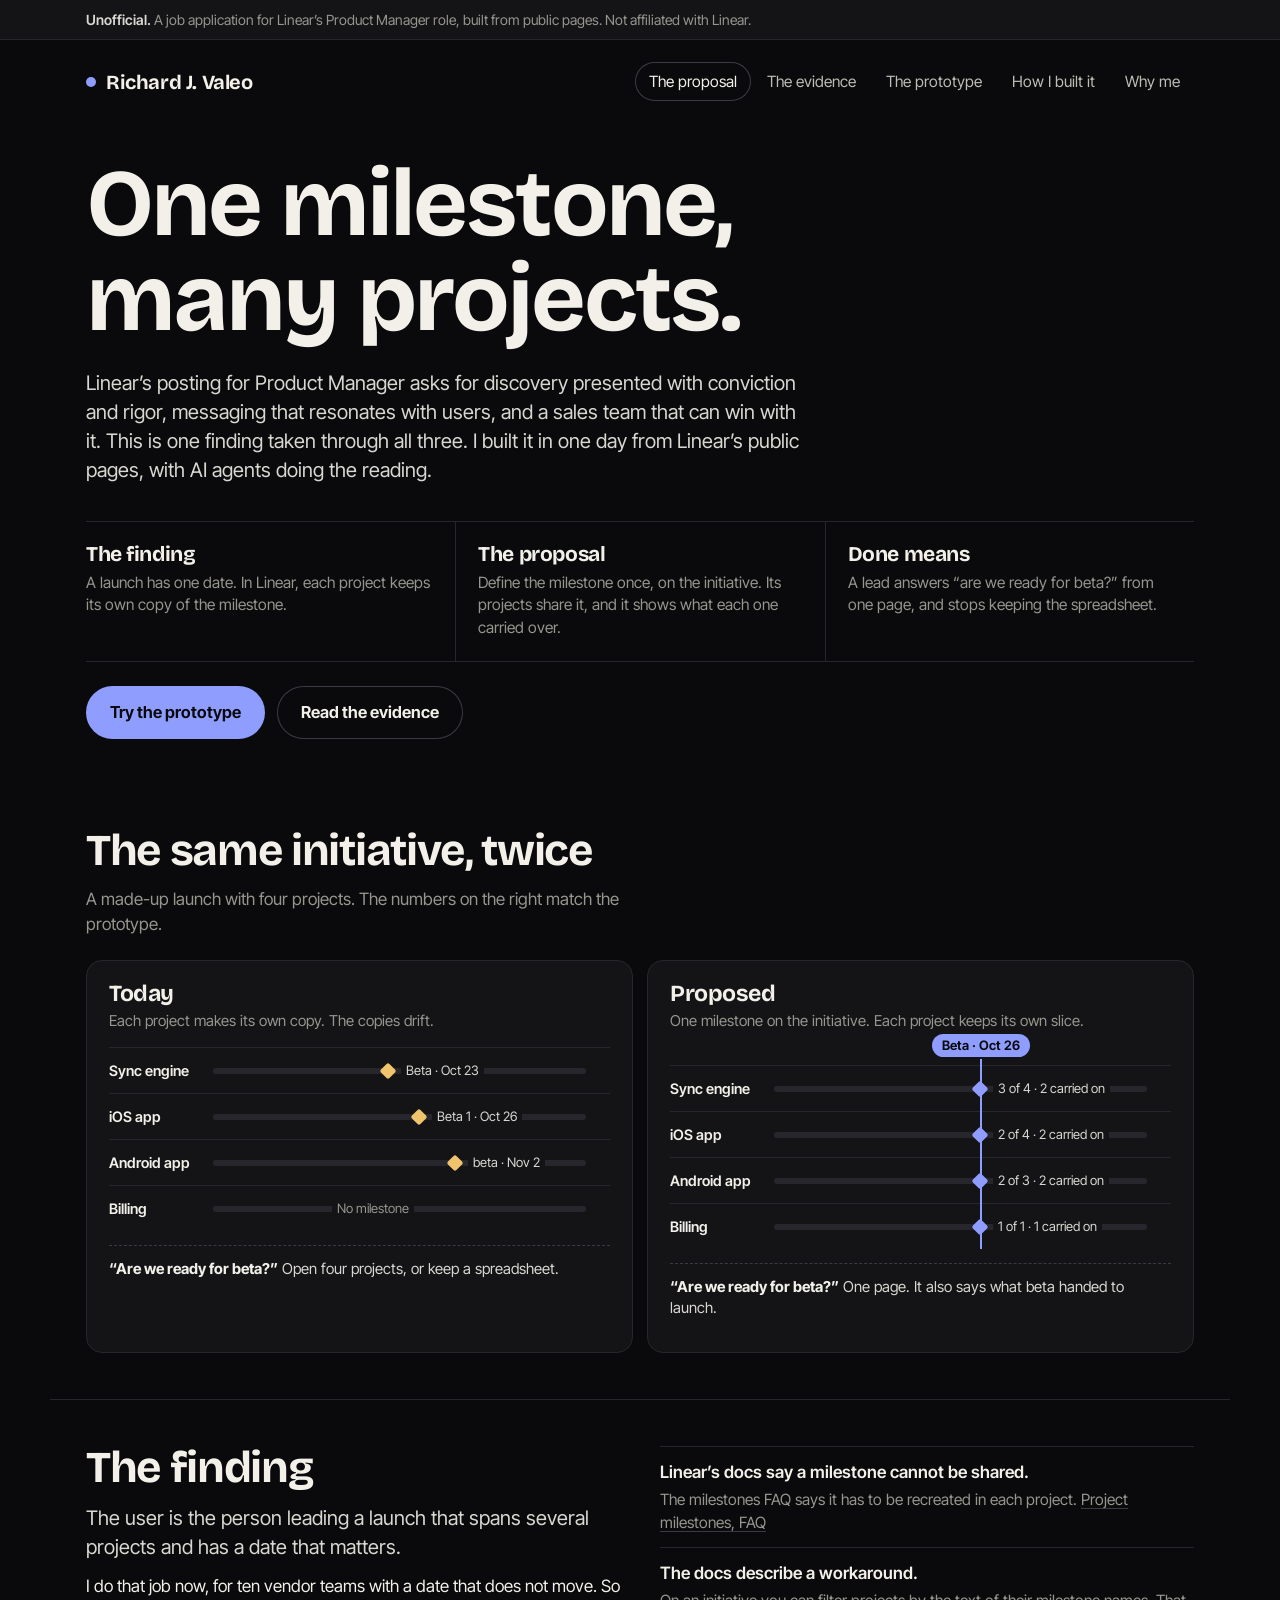
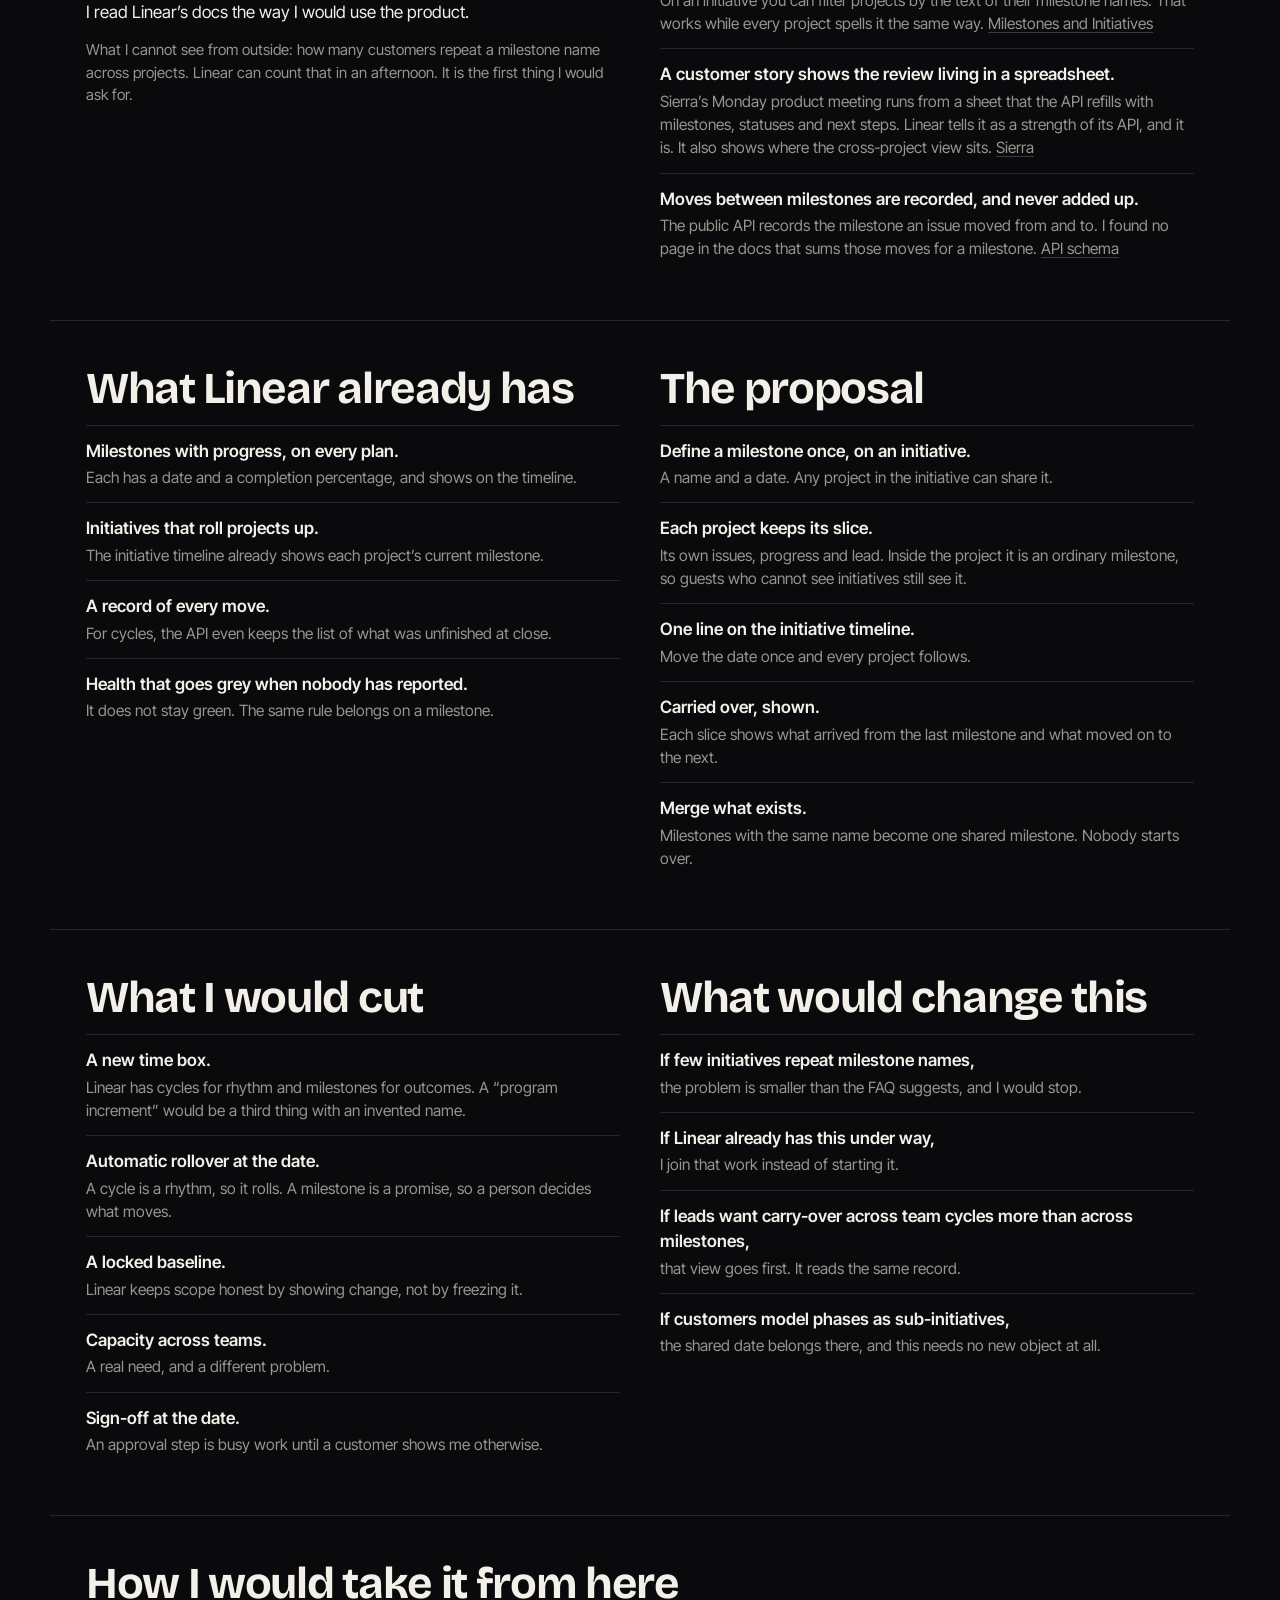
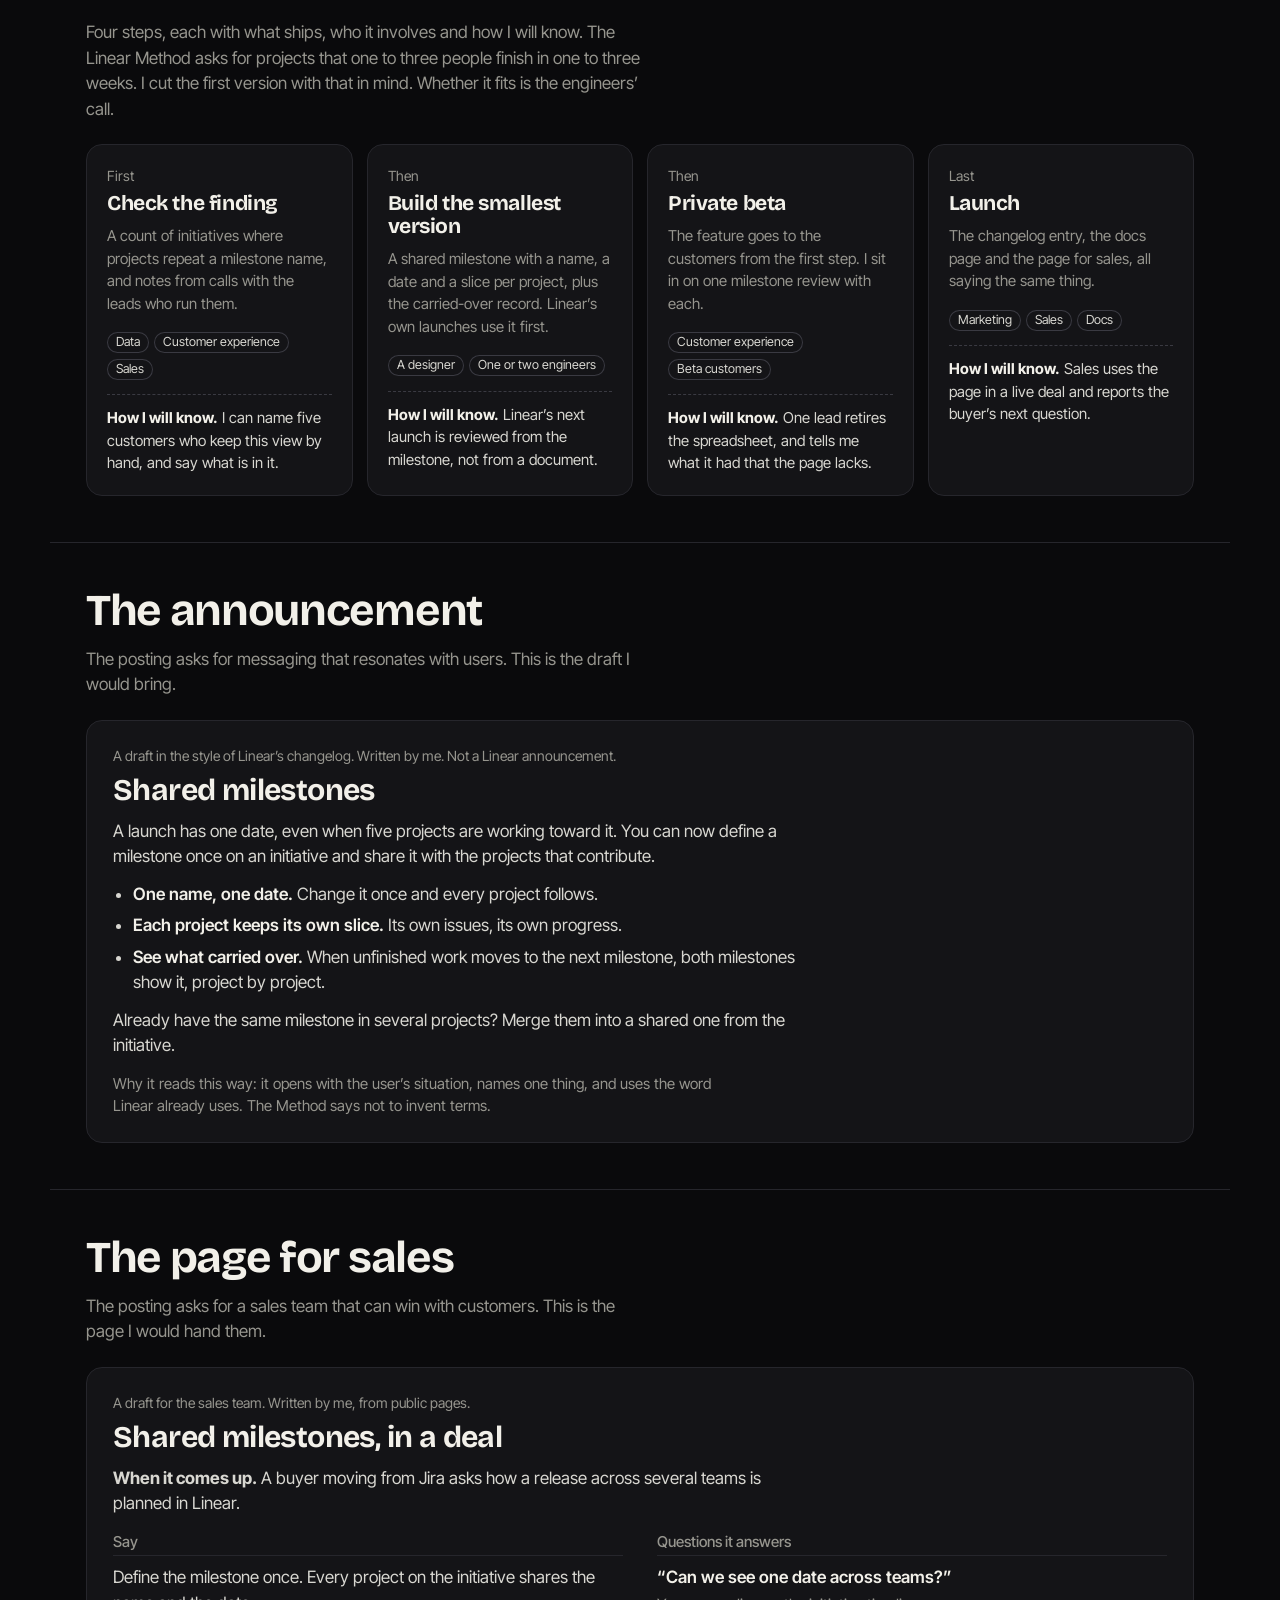
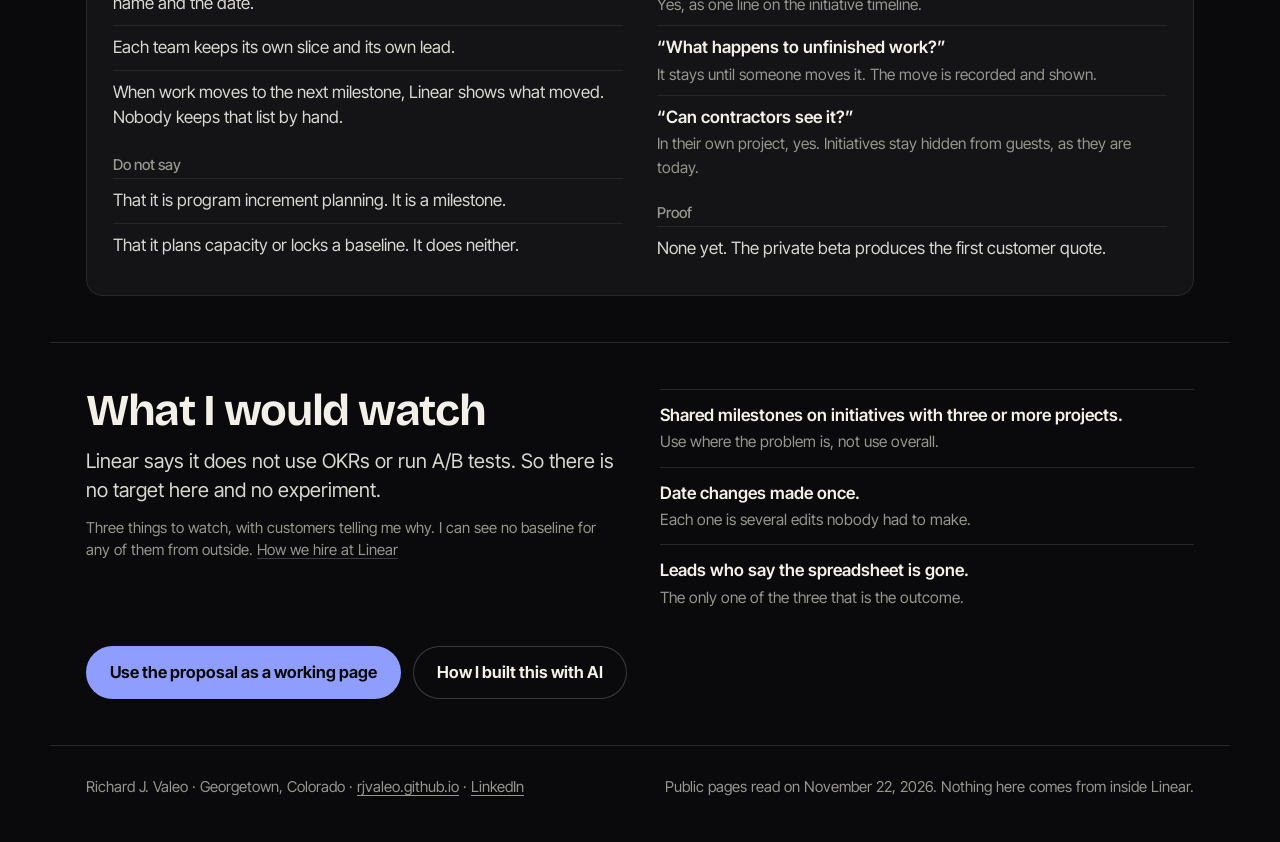
<file: index.html>
<!doctype html><html lang="en"><head><meta charset="utf-8"><meta name="viewport" content="width=device-width,initial-scale=1"><script>if(/thedigitalpolymath[.]com$/.test(location.hostname)){window.dataLayer=window.dataLayer||[];window.gtag=function(){dataLayer.push(arguments)};gtag("js",new Date());gtag("config","G-C206274WSE");var s=document.createElement("script");s.async=true;s.src="https://www.googletagmanager.com/gtag/js?id=G-C206274WSE";document.head.appendChild(s)}</script><meta name="robots" content="noindex,nofollow"><title>One milestone, many projects · Richard J. Valeo</title><meta name="description" content="A discovery finding and product proposal for Linear’s Product Manager role, by Richard J. Valeo. Unofficial, built from public pages."><link rel="stylesheet" href="assets/site.css"></head><body><a class="skip" href="#main">Skip to content</a><div class="flag"><div class="w"><b>Unofficial.</b> A job application for Linear&rsquo;s Product Manager role, built from public pages. Not affiliated with Linear.</div></div><header class="w nav"><a class="me" href="index.html"><i></i>Richard J. Valeo</a><nav aria-label="Pages"><a href="index.html" aria-current="page">The proposal</a><a href="evidence.html">The evidence</a><a href="prototype.html">The prototype</a><a href="how.html">How I built it</a><a href="why.html">Why me</a></nav></header><main id="main"><div class="w hero"><h1>One milestone, many projects.</h1><p class="lead">Linear&rsquo;s posting for Product Manager asks for discovery presented with conviction and rigor, messaging that resonates with users, and a sales team that can win with it. This is one finding taken through all three. I built it in one day from Linear&rsquo;s public pages, with AI agents doing the reading.</p><div class="bottom"><div><b>The finding</b><span>A launch has one date. In Linear, each project keeps its own copy of the milestone.</span></div><div><b>The proposal</b><span>Define the milestone once, on the initiative. Its projects share it, and it shows what each one carried over.</span></div><div><b>Done means</b><span>A lead answers &ldquo;are we ready for beta?&rdquo; from one page, and stops keeping the spreadsheet.</span></div></div><div class="next"><a class="btn" href="prototype.html">Try the prototype</a><a class="btn ghost" href="evidence.html">Read the evidence</a></div></div><section class="w" id="picture"><div class="shead"><div><h2>The same initiative, twice</h2><p>A made-up launch with four projects. The numbers on the right match the prototype.</p></div></div><div class="cmp"><div class="cmpp"><h3>Today</h3><p>Each project makes its own copy. The copies drift.</p><div class="tl" role="img" aria-label="Four projects. Three have their own Beta milestone, on three different dates and spelled three ways. The fourth has none."><div class="tlr"><b>Sync engine</b><div class="trk"><i class="dm" style="left:44%"></i><span class="dl" style="left:44%">Beta &middot; Oct 23</span></div></div><div class="tlr"><b>iOS app</b><div class="trk"><i class="dm" style="left:52%"></i><span class="dl" style="left:52%">Beta 1 &middot; Oct 26</span></div></div><div class="tlr"><b>Android app</b><div class="trk"><i class="dm" style="left:61%"></i><span class="dl" style="left:61%">beta &middot; Nov 2</span></div></div><div class="tlr"><b>Billing</b><div class="trk"><span class="dl none" style="left:30%">No milestone</span></div></div></div><p class="cap"><b>&ldquo;Are we ready for beta?&rdquo;</b> Open four projects, or keep a spreadsheet.</p></div><div class="cmpp"><h3>Proposed</h3><p>One milestone on the initiative. Each project keeps its own slice.</p><div class="tl sh" role="img" aria-label="The same four projects sharing one Beta milestone on October 26. Each shows its own progress and what it carried on."><div class="shl"><span>Beta &middot; Oct 26</span></div><div class="tlr"><b>Sync engine</b><div class="trk"><i class="dm" style="left:52%"></i><span class="dl" style="left:52%">3 of 4 &middot; 2 carried on</span></div></div><div class="tlr"><b>iOS app</b><div class="trk"><i class="dm" style="left:52%"></i><span class="dl" style="left:52%">2 of 4 &middot; 2 carried on</span></div></div><div class="tlr"><b>Android app</b><div class="trk"><i class="dm" style="left:52%"></i><span class="dl" style="left:52%">2 of 3 &middot; 2 carried on</span></div></div><div class="tlr"><b>Billing</b><div class="trk"><i class="dm" style="left:52%"></i><span class="dl" style="left:52%">1 of 1 &middot; 1 carried on</span></div></div></div><p class="cap"><b>&ldquo;Are we ready for beta?&rdquo;</b> One page. It also says what beta handed to launch.</p></div></div></section><section class="w" id="finding"><div class="two"><div><h2>The finding</h2><p class="lead">The user is the person leading a launch that spans several projects and has a date that matters.</p><p>I do that job now, for ten vendor teams with a date that does not move. So I read Linear&rsquo;s docs the way I would use the product.</p><p class="note" style="margin-top:14px">What I cannot see from outside: how many customers repeat a milestone name across projects. Linear can count that in an afternoon. It is the first thing I would ask for.</p></div><ul class="plain"><li><b>Linear&rsquo;s docs say a milestone cannot be shared.</b><span>The milestones FAQ says it has to be recreated in each project. <a href="https://linear.app/docs/project-milestones">Project milestones, FAQ</a></span></li><li><b>The docs describe a workaround.</b><span>On an initiative you can filter projects by the text of their milestone names. That works while every project spells it the same way. <a href="https://linear.app/docs/project-milestones">Milestones and Initiatives</a></span></li><li><b>A customer story shows the review living in a spreadsheet.</b><span>Sierra&rsquo;s Monday product meeting runs from a sheet that the API refills with milestones, statuses and next steps. Linear tells it as a strength of its API, and it is. It also shows where the cross-project view sits. <a href="https://linear.app/customers/sierra">Sierra</a></span></li><li><b>Moves between milestones are recorded, and never added up.</b><span>The public API records the milestone an issue moved from and to. I found no page in the docs that sums those moves for a milestone. <a href="https://github.com/linear/linear/blob/master/packages/sdk/src/schema.graphql">API schema</a></span></li></ul></div></section><section class="w" id="proposal"><div class="two"><div><h2>What Linear already has</h2><ul class="plain"><li><b>Milestones with progress, on every plan.</b><span>Each has a date and a completion percentage, and shows on the timeline.</span></li><li><b>Initiatives that roll projects up.</b><span>The initiative timeline already shows each project&rsquo;s current milestone.</span></li><li><b>A record of every move.</b><span>For cycles, the API even keeps the list of what was unfinished at close.</span></li><li><b>Health that goes grey when nobody has reported.</b><span>It does not stay green. The same rule belongs on a milestone.</span></li></ul></div><div><h2>The proposal</h2><ul class="plain"><li><b>Define a milestone once, on an initiative.</b><span>A name and a date. Any project in the initiative can share it.</span></li><li><b>Each project keeps its slice.</b><span>Its own issues, progress and lead. Inside the project it is an ordinary milestone, so guests who cannot see initiatives still see it.</span></li><li><b>One line on the initiative timeline.</b><span>Move the date once and every project follows.</span></li><li><b>Carried over, shown.</b><span>Each slice shows what arrived from the last milestone and what moved on to the next.</span></li><li><b>Merge what exists.</b><span>Milestones with the same name become one shared milestone. Nobody starts over.</span></li></ul></div></div></section><section class="w"><div class="two"><div><h2>What I would cut</h2><ul class="plain"><li><b>A new time box.</b><span>Linear has cycles for rhythm and milestones for outcomes. A &ldquo;program increment&rdquo; would be a third thing with an invented name.</span></li><li><b>Automatic rollover at the date.</b><span>A cycle is a rhythm, so it rolls. A milestone is a promise, so a person decides what moves.</span></li><li><b>A locked baseline.</b><span>Linear keeps scope honest by showing change, not by freezing it.</span></li><li><b>Capacity across teams.</b><span>A real need, and a different problem.</span></li><li><b>Sign-off at the date.</b><span>An approval step is busy work until a customer shows me otherwise.</span></li></ul></div><div><h2>What would change this</h2><ul class="plain"><li><b>If few initiatives repeat milestone names,</b><span>the problem is smaller than the FAQ suggests, and I would stop.</span></li><li><b>If Linear already has this under way,</b><span>I join that work instead of starting it.</span></li><li><b>If leads want carry-over across team cycles more than across milestones,</b><span>that view goes first. It reads the same record.</span></li><li><b>If customers model phases as sub-initiatives,</b><span>the shared date belongs there, and this needs no new object at all.</span></li></ul></div></div></section><section class="w" id="steps"><div class="shead"><div><h2>How I would take it from here</h2><p>Four steps, each with what ships, who it involves and how I will know. The Linear Method asks for projects that one to three people finish in one to three weeks. I cut the first version with that in mind. Whether it fits is the engineers&rsquo; call.</p></div></div><div class="four"><div class="phase"><span class="when">First</span><h3>Check the finding</h3><p class="note" style="margin-top:10px">A count of initiatives where projects repeat a milestone name, and notes from calls with the leads who run them.</p><p><span class="tag">Data</span><span class="tag">Customer experience</span><span class="tag">Sales</span></p><p class="know"><b>How I will know.</b> I can name five customers who keep this view by hand, and say what is in it.</p></div><div class="phase"><span class="when">Then</span><h3>Build the smallest version</h3><p class="note" style="margin-top:10px">A shared milestone with a name, a date and a slice per project, plus the carried-over record. Linear&rsquo;s own launches use it first.</p><p><span class="tag">A designer</span><span class="tag">One or two engineers</span></p><p class="know"><b>How I will know.</b> Linear&rsquo;s next launch is reviewed from the milestone, not from a document.</p></div><div class="phase"><span class="when">Then</span><h3>Private beta</h3><p class="note" style="margin-top:10px">The feature goes to the customers from the first step. I sit in on one milestone review with each.</p><p><span class="tag">Customer experience</span><span class="tag">Beta customers</span></p><p class="know"><b>How I will know.</b> One lead retires the spreadsheet, and tells me what it had that the page lacks.</p></div><div class="phase"><span class="when">Last</span><h3>Launch</h3><p class="note" style="margin-top:10px">The changelog entry, the docs page and the page for sales, all saying the same thing.</p><p><span class="tag">Marketing</span><span class="tag">Sales</span><span class="tag">Docs</span></p><p class="know"><b>How I will know.</b> Sales uses the page in a live deal and reports the buyer&rsquo;s next question.</p></div></div></section><section class="w" id="message"><div class="shead"><div><h2>The announcement</h2><p>The posting asks for messaging that resonates with users. This is the draft I would bring.</p></div></div><div class="card"><span class="when">A draft in the style of Linear&rsquo;s changelog. Written by me. Not a Linear announcement.</span><h3>Shared milestones</h3><p>A launch has one date, even when five projects are working toward it. You can now define a milestone once on an initiative and share it with the projects that contribute.</p><ul><li><b>One name, one date.</b> Change it once and every project follows.</li><li><b>Each project keeps its own slice.</b> Its own issues, its own progress.</li><li><b>See what carried over.</b> When unfinished work moves to the next milestone, both milestones show it, project by project.</li></ul><p>Already have the same milestone in several projects? Merge them into a shared one from the initiative.</p><p class="fine" style="margin-top:14px">Why it reads this way: it opens with the user&rsquo;s situation, names one thing, and uses the word Linear already uses. The Method says not to invent terms.</p></div></section><section class="w" id="sales"><div class="shead"><div><h2>The page for sales</h2><p>The posting asks for a sales team that can win with customers. This is the page I would hand them.</p></div></div><div class="card"><span class="when">A draft for the sales team. Written by me, from public pages.</span><h3>Shared milestones, in a deal</h3><p><b>When it comes up.</b> A buyer moving from Jira asks how a release across several teams is planned in Linear.</p><div class="sales"><div><h4>Say</h4><ul class="plain"><li>Define the milestone once. Every project on the initiative shares the name and the date.</li><li>Each team keeps its own slice and its own lead.</li><li>When work moves to the next milestone, Linear shows what moved. Nobody keeps that list by hand.</li></ul><h4>Do not say</h4><ul class="plain"><li>That it is program increment planning. It is a milestone.</li><li>That it plans capacity or locks a baseline. It does neither.</li></ul></div><div><h4>Questions it answers</h4><ul class="plain"><li><b>&ldquo;Can we see one date across teams?&rdquo;</b><span>Yes, as one line on the initiative timeline.</span></li><li><b>&ldquo;What happens to unfinished work?&rdquo;</b><span>It stays until someone moves it. The move is recorded and shown.</span></li><li><b>&ldquo;Can contractors see it?&rdquo;</b><span>In their own project, yes. Initiatives stay hidden from guests, as they are today.</span></li></ul><h4>Proof</h4><ul class="plain"><li>None yet. The private beta produces the first customer quote.</li></ul></div></div></div></section><section class="w"><div class="two"><div><h2>What I would watch</h2><p class="lead">Linear says it does not use OKRs or run A/B tests. So there is no target here and no experiment.</p><p class="note" style="margin-top:12px">Three things to watch, with customers telling me why. I can see no baseline for any of them from outside. <a href="https://linear.app/now/how-we-hire-at-linear">How we hire at Linear</a></p></div><ul class="plain"><li><b>Shared milestones on initiatives with three or more projects.</b><span>Use where the problem is, not use overall.</span></li><li><b>Date changes made once.</b><span>Each one is several edits nobody had to make.</span></li><li><b>Leads who say the spreadsheet is gone.</b><span>The only one of the three that is the outcome.</span></li></ul></div><div class="next"><a class="btn" href="prototype.html">Use the proposal as a working page</a><a class="btn ghost" href="how.html">How I built this with AI</a></div></section></main><footer class="w foot"><span>Richard J. Valeo &middot; Georgetown, Colorado &middot; <a href="https://rjvaleo.github.io/">rjvaleo.github.io</a> &middot; <a href="https://www.linkedin.com/in/rjvaleo">LinkedIn</a></span><span>Public pages read on November 22, 2026. Nothing here comes from inside Linear.</span></footer></body></html>
</file>
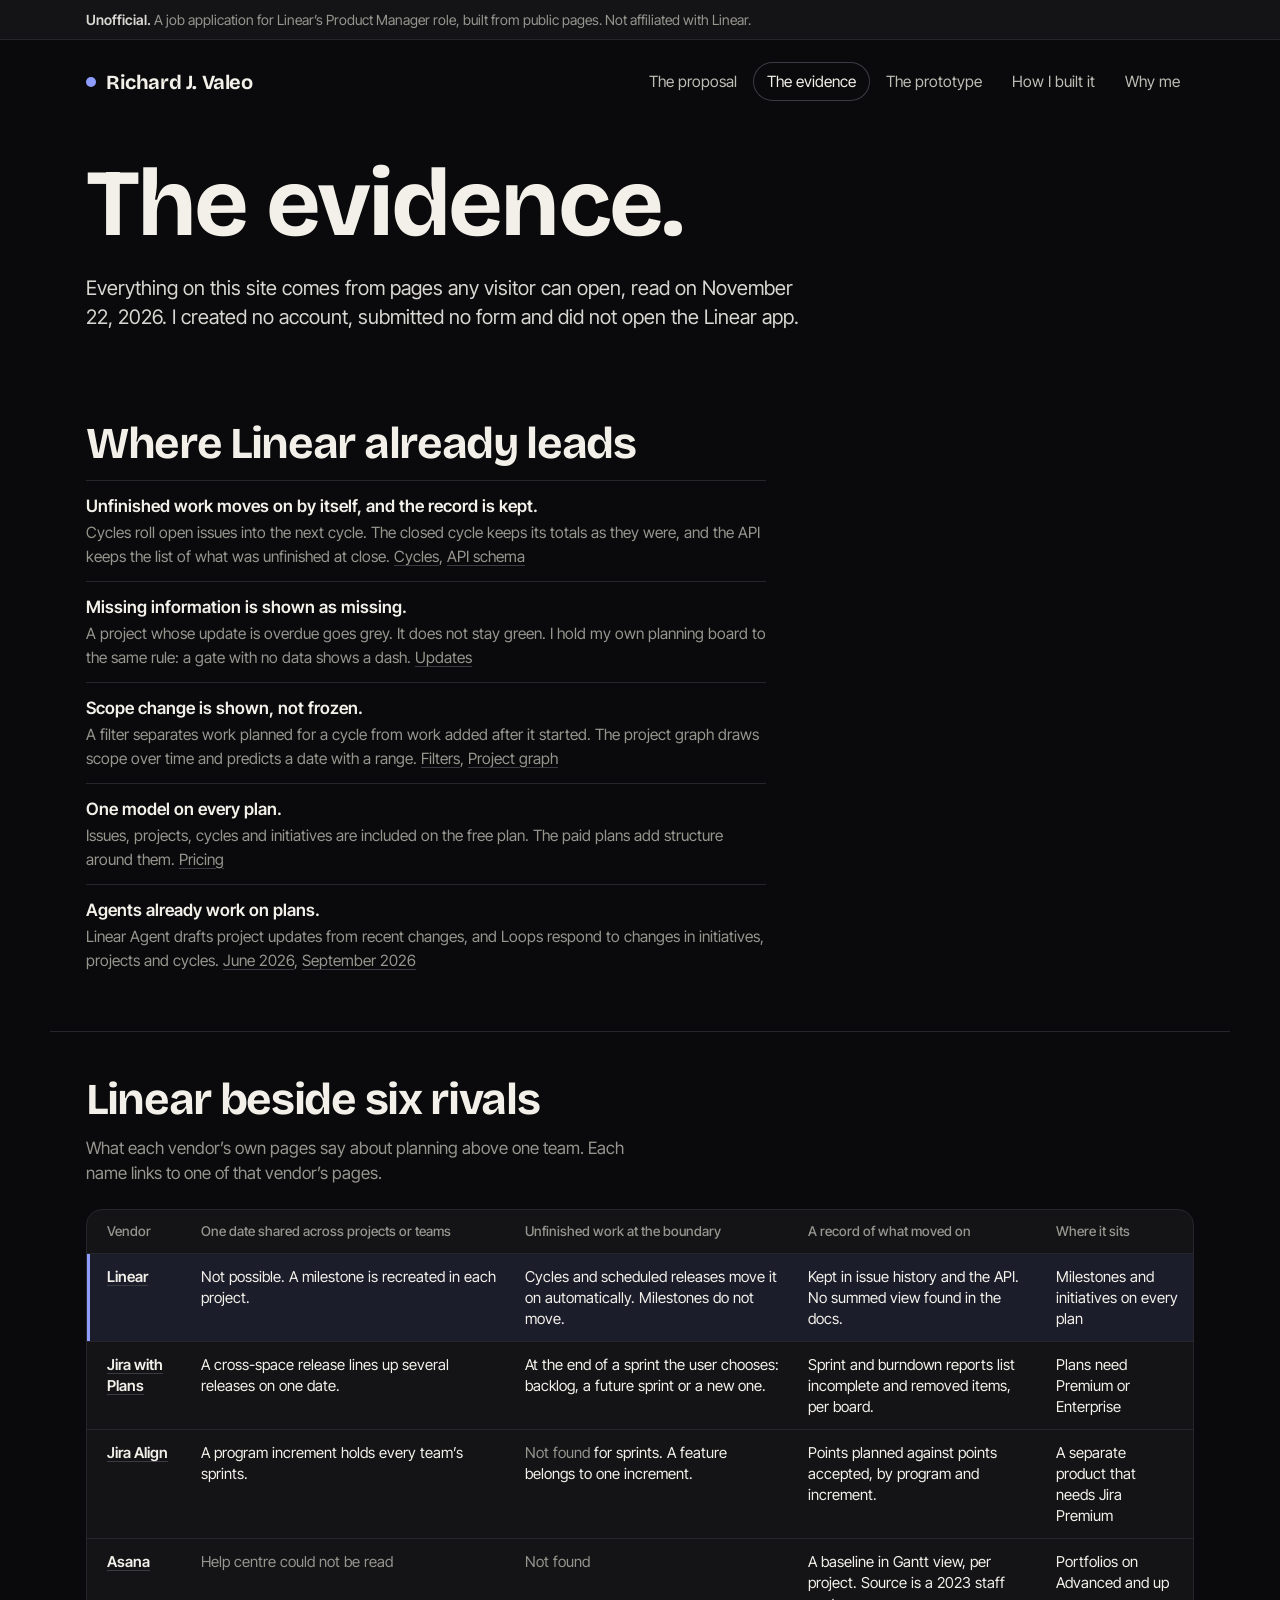
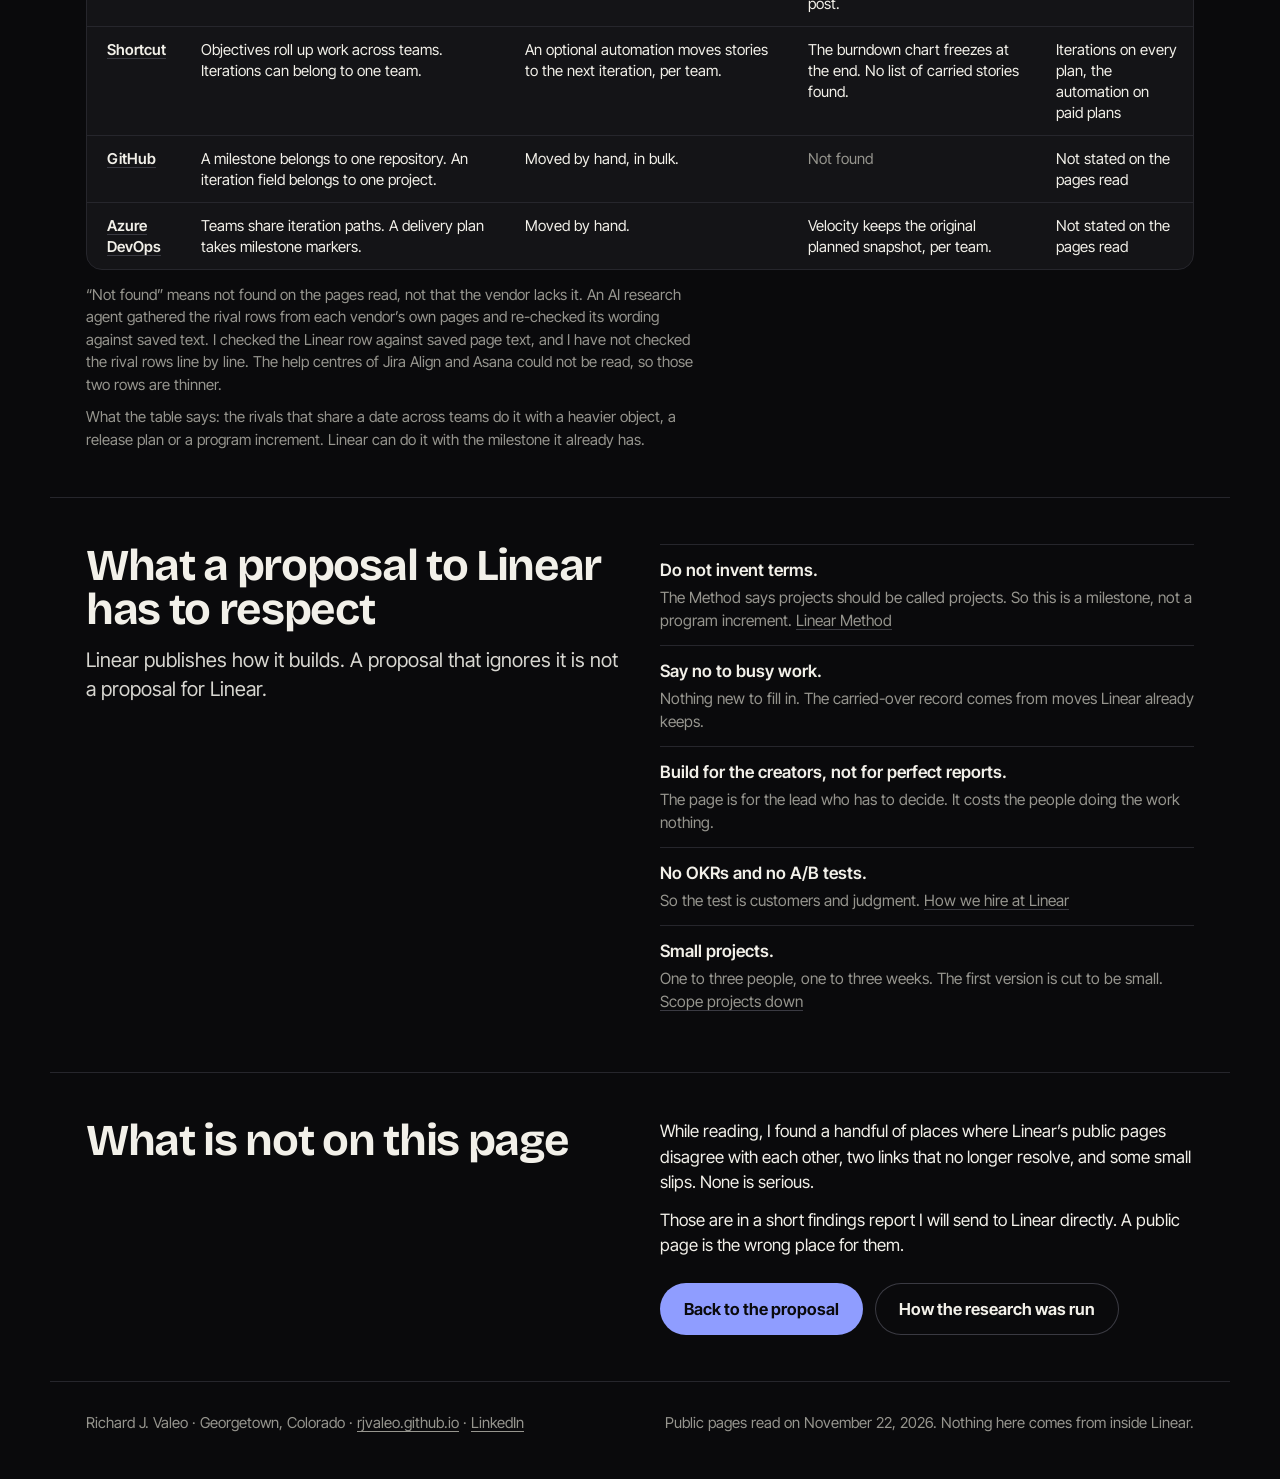
<file: evidence.html>
<!doctype html><html lang="en"><head><meta charset="utf-8"><meta name="viewport" content="width=device-width,initial-scale=1"><script>if(/thedigitalpolymath[.]com$/.test(location.hostname)){window.dataLayer=window.dataLayer||[];window.gtag=function(){dataLayer.push(arguments)};gtag("js",new Date());gtag("config","G-C206274WSE");var s=document.createElement("script");s.async=true;s.src="https://www.googletagmanager.com/gtag/js?id=G-C206274WSE";document.head.appendChild(s)}</script><meta name="robots" content="noindex,nofollow"><title>The evidence · Richard J. Valeo</title><meta name="description" content="What Linear’s public pages say about planning above one team, beside six rivals, with sources."><link rel="stylesheet" href="assets/site.css"></head><body><a class="skip" href="#main">Skip to content</a><div class="flag"><div class="w"><b>Unofficial.</b> A job application for Linear&rsquo;s Product Manager role, built from public pages. Not affiliated with Linear.</div></div><header class="w nav"><a class="me" href="index.html"><i></i>Richard J. Valeo</a><nav aria-label="Pages"><a href="index.html">The proposal</a><a href="evidence.html" aria-current="page">The evidence</a><a href="prototype.html">The prototype</a><a href="how.html">How I built it</a><a href="why.html">Why me</a></nav></header><main id="main"><div class="w hero"><h1>The evidence.</h1><p class="lead">Everything on this site comes from pages any visitor can open, read on November 22, 2026. I created no account, submitted no form and did not open the Linear app.</p></div><section class="w"><h2>Where Linear already leads</h2><ul class="plain"><li><b>Unfinished work moves on by itself, and the record is kept.</b><span>Cycles roll open issues into the next cycle. The closed cycle keeps its totals as they were, and the API keeps the list of what was unfinished at close. <a href="https://linear.app/docs/use-cycles">Cycles</a>, <a href="https://github.com/linear/linear/blob/master/packages/sdk/src/schema.graphql">API schema</a></span></li><li><b>Missing information is shown as missing.</b><span>A project whose update is overdue goes grey. It does not stay green. I hold my own planning board to the same rule: a gate with no data shows a dash. <a href="https://linear.app/docs/initiative-and-project-updates">Updates</a></span></li><li><b>Scope change is shown, not frozen.</b><span>A filter separates work planned for a cycle from work added after it started. The project graph draws scope over time and predicts a date with a range. <a href="https://linear.app/docs/filters">Filters</a>, <a href="https://linear.app/docs/project-graph">Project graph</a></span></li><li><b>One model on every plan.</b><span>Issues, projects, cycles and initiatives are included on the free plan. The paid plans add structure around them. <a href="https://linear.app/pricing">Pricing</a></span></li><li><b>Agents already work on plans.</b><span>Linear Agent drafts project updates from recent changes, and Loops respond to changes in initiatives, projects and cycles. <a href="https://linear.app/changelog/2026-06-18-agent-assisted-project-updates">June 2026</a>, <a href="https://linear.app/changelog/2026-09-14-loops-for-product-management">September 2026</a></span></li></ul></section><section class="w"><div class="shead"><div><h2>Linear beside six rivals</h2><p>What each vendor&rsquo;s own pages say about planning above one team. Each name links to one of that vendor&rsquo;s pages.</p></div></div><div class="tw"><table><thead><tr><th>Vendor</th><th>One date shared across projects or teams</th><th>Unfinished work at the boundary</th><th>A record of what moved on</th><th>Where it sits</th></tr></thead><tbody><tr class="us"><td><b><a href="https://linear.app/docs/project-milestones">Linear</a></b></td><td>Not possible. A milestone is recreated in each project.</td><td>Cycles and scheduled releases move it on automatically. Milestones do not move.</td><td>Kept in issue history and the API. No summed view found in the docs.</td><td>Milestones and initiatives on every plan</td></tr><tr><td><b><a href="https://support.atlassian.com/jira-software-cloud/docs/what-is-advanced-roadmaps/">Jira with Plans</a></b></td><td>A cross-space release lines up several releases on one date.</td><td>At the end of a sprint the user chooses: backlog, a future sprint or a new one.</td><td>Sprint and burndown reports list incomplete and removed items, per board.</td><td>Plans need Premium or Enterprise</td></tr><tr><td><b><a href="https://www.atlassian.com/software/jira-align">Jira Align</a></b></td><td>A program increment holds every team&rsquo;s sprints.</td><td><span class="note">Not found</span> for sprints. A feature belongs to one increment.</td><td>Points planned against points accepted, by program and increment.</td><td>A separate product that needs Jira Premium</td></tr><tr><td><b><a href="https://asana.com/features/goals-reporting/portfolios">Asana</a></b></td><td><span class="note">Help centre could not be read</span></td><td><span class="note">Not found</span></td><td>A baseline in Gantt view, per project. Source is a 2023 staff post.</td><td>Portfolios on Advanced and up</td></tr><tr><td><b><a href="https://www.shortcut.com/help/objectives/objectives-overview/">Shortcut</a></b></td><td>Objectives roll up work across teams. Iterations can belong to one team.</td><td>An optional automation moves stories to the next iteration, per team.</td><td>The burndown chart freezes at the end. No list of carried stories found.</td><td>Iterations on every plan, the automation on paid plans</td></tr><tr><td><b><a href="https://docs.github.com/en/issues/using-labels-and-milestones-to-track-work/about-milestones">GitHub</a></b></td><td>A milestone belongs to one repository. An iteration field belongs to one project.</td><td>Moved by hand, in bulk.</td><td><span class="note">Not found</span></td><td>Not stated on the pages read</td></tr><tr><td><b><a href="https://learn.microsoft.com/en-us/azure/devops/boards/plans/review-team-plans">Azure DevOps</a></b></td><td>Teams share iteration paths. A delivery plan takes milestone markers.</td><td>Moved by hand.</td><td>Velocity keeps the original planned snapshot, per team.</td><td>Not stated on the pages read</td></tr></tbody></table></div><p class="note" style="margin-top:14px">&ldquo;Not found&rdquo; means not found on the pages read, not that the vendor lacks it. An AI research agent gathered the rival rows from each vendor&rsquo;s own pages and re-checked its wording against saved text. I checked the Linear row against saved page text, and I have not checked the rival rows line by line. The help centres of Jira Align and Asana could not be read, so those two rows are thinner.</p><p class="note" style="margin-top:10px">What the table says: the rivals that share a date across teams do it with a heavier object, a release plan or a program increment. Linear can do it with the milestone it already has.</p></section><section class="w"><div class="two"><div><h2>What a proposal to Linear has to respect</h2><p class="lead">Linear publishes how it builds. A proposal that ignores it is not a proposal for Linear.</p></div><ul class="plain"><li><b>Do not invent terms.</b><span>The Method says projects should be called projects. So this is a milestone, not a program increment. <a href="https://linear.app/method/introduction">Linear Method</a></span></li><li><b>Say no to busy work.</b><span>Nothing new to fill in. The carried-over record comes from moves Linear already keeps.</span></li><li><b>Build for the creators, not for perfect reports.</b><span>The page is for the lead who has to decide. It costs the people doing the work nothing.</span></li><li><b>No OKRs and no A/B tests.</b><span>So the test is customers and judgment. <a href="https://linear.app/now/how-we-hire-at-linear">How we hire at Linear</a></span></li><li><b>Small projects.</b><span>One to three people, one to three weeks. The first version is cut to be small. <a href="https://linear.app/method/scope-projects">Scope projects down</a></span></li></ul></div></section><section class="w"><div class="two"><div><h2>What is not on this page</h2></div><div><p>While reading, I found a handful of places where Linear&rsquo;s public pages disagree with each other, two links that no longer resolve, and some small slips. None is serious.</p><p>Those are in a short findings report I will send to Linear directly. A public page is the wrong place for them.</p><div class="next"><a class="btn" href="index.html">Back to the proposal</a><a class="btn ghost" href="how.html">How the research was run</a></div></div></div></section></main><footer class="w foot"><span>Richard J. Valeo &middot; Georgetown, Colorado &middot; <a href="https://rjvaleo.github.io/">rjvaleo.github.io</a> &middot; <a href="https://www.linkedin.com/in/rjvaleo">LinkedIn</a></span><span>Public pages read on November 22, 2026. Nothing here comes from inside Linear.</span></footer></body></html>
</file>
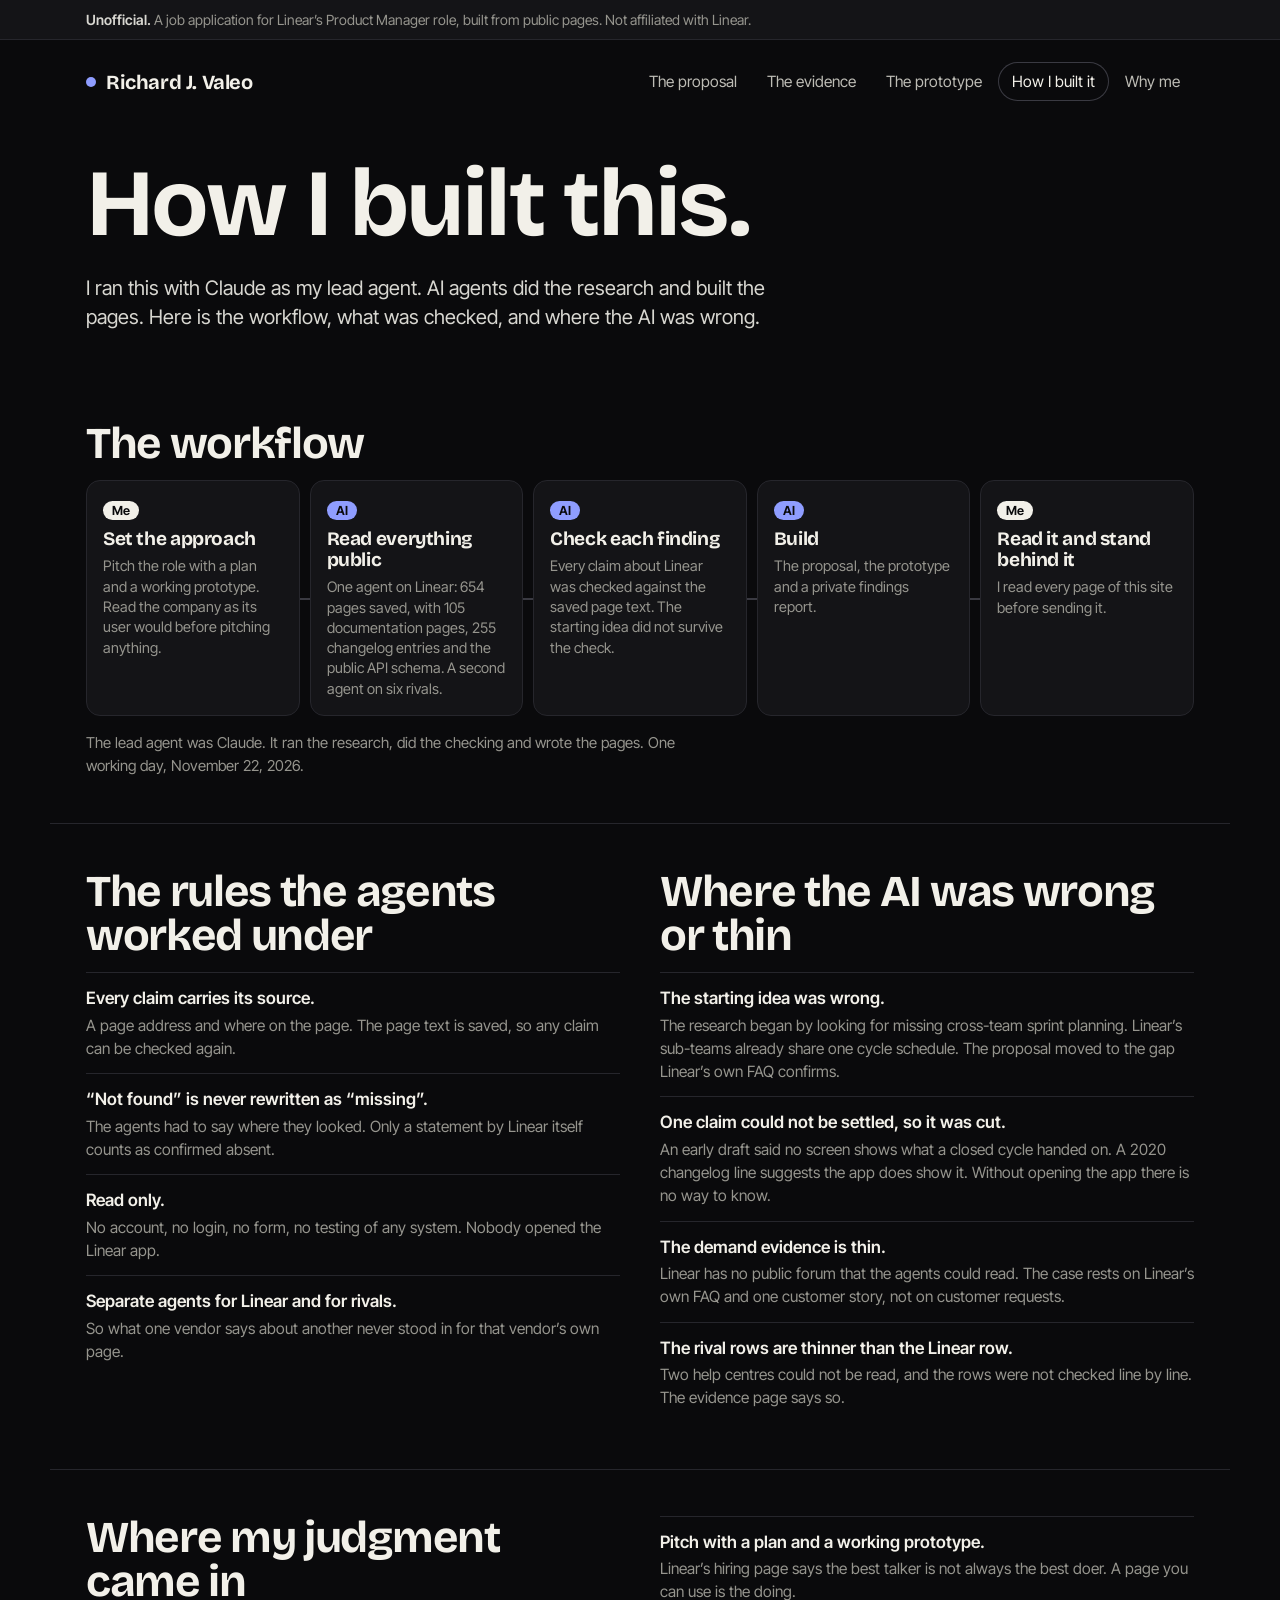
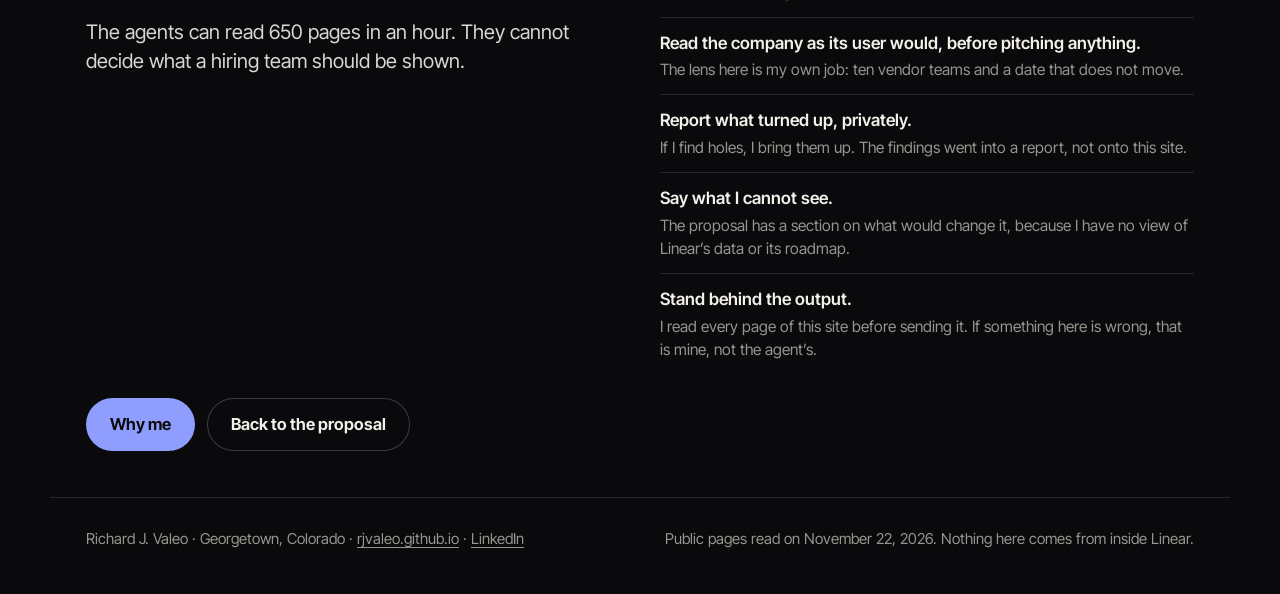
<file: how.html>
<!doctype html><html lang="en"><head><meta charset="utf-8"><meta name="viewport" content="width=device-width,initial-scale=1"><script>if(/thedigitalpolymath[.]com$/.test(location.hostname)){window.dataLayer=window.dataLayer||[];window.gtag=function(){dataLayer.push(arguments)};gtag("js",new Date());gtag("config","G-C206274WSE");var s=document.createElement("script");s.async=true;s.src="https://www.googletagmanager.com/gtag/js?id=G-C206274WSE";document.head.appendChild(s)}</script><meta name="robots" content="noindex,nofollow"><title>How I built this · Richard J. Valeo</title><meta name="description" content="The AI workflow behind this proposal, what was checked, and where judgment came in."><link rel="stylesheet" href="assets/site.css"></head><body><a class="skip" href="#main">Skip to content</a><div class="flag"><div class="w"><b>Unofficial.</b> A job application for Linear&rsquo;s Product Manager role, built from public pages. Not affiliated with Linear.</div></div><header class="w nav"><a class="me" href="index.html"><i></i>Richard J. Valeo</a><nav aria-label="Pages"><a href="index.html">The proposal</a><a href="evidence.html">The evidence</a><a href="prototype.html">The prototype</a><a href="how.html" aria-current="page">How I built it</a><a href="why.html">Why me</a></nav></header><main id="main"><div class="w hero"><h1>How I built this.</h1><p class="lead">I ran this with Claude as my lead agent. AI agents did the research and built the pages. Here is the workflow, what was checked, and where the AI was wrong.</p></div><section class="w"><h2>The workflow</h2><div class="flow"><div class="step"><span class="who me">Me</span><b>Set the approach</b><span>Pitch the role with a plan and a working prototype. Read the company as its user would before pitching anything.</span></div><div class="step"><span class="who ai">AI</span><b>Read everything public</b><span>One agent on Linear: 654 pages saved, with 105 documentation pages, 255 changelog entries and the public API schema. A second agent on six rivals.</span></div><div class="step"><span class="who ai">AI</span><b>Check each finding</b><span>Every claim about Linear was checked against the saved page text. The starting idea did not survive the check.</span></div><div class="step"><span class="who ai">AI</span><b>Build</b><span>The proposal, the prototype and a private findings report.</span></div><div class="step"><span class="who me">Me</span><b>Read it and stand behind it</b><span>I read every page of this site before sending it.</span></div></div><p class="note" style="margin-top:16px">The lead agent was Claude. It ran the research, did the checking and wrote the pages. One working day, November 22, 2026.</p></section><section class="w"><div class="two"><div><h2>The rules the agents worked under</h2><ul class="plain"><li><b>Every claim carries its source.</b><span>A page address and where on the page. The page text is saved, so any claim can be checked again.</span></li><li><b>&ldquo;Not found&rdquo; is never rewritten as &ldquo;missing&rdquo;.</b><span>The agents had to say where they looked. Only a statement by Linear itself counts as confirmed absent.</span></li><li><b>Read only.</b><span>No account, no login, no form, no testing of any system. Nobody opened the Linear app.</span></li><li><b>Separate agents for Linear and for rivals.</b><span>So what one vendor says about another never stood in for that vendor&rsquo;s own page.</span></li></ul></div><div><h2>Where the AI was wrong or thin</h2><ul class="plain"><li><b>The starting idea was wrong.</b><span>The research began by looking for missing cross-team sprint planning. Linear&rsquo;s sub-teams already share one cycle schedule. The proposal moved to the gap Linear&rsquo;s own FAQ confirms.</span></li><li><b>One claim could not be settled, so it was cut.</b><span>An early draft said no screen shows what a closed cycle handed on. A 2020 changelog line suggests the app does show it. Without opening the app there is no way to know.</span></li><li><b>The demand evidence is thin.</b><span>Linear has no public forum that the agents could read. The case rests on Linear&rsquo;s own FAQ and one customer story, not on customer requests.</span></li><li><b>The rival rows are thinner than the Linear row.</b><span>Two help centres could not be read, and the rows were not checked line by line. The evidence page says so.</span></li></ul></div></div></section><section class="w"><div class="two"><div><h2>Where my judgment came in</h2><p class="lead">The agents can read 650 pages in an hour. They cannot decide what a hiring team should be shown.</p></div><ul class="plain"><li><b>Pitch with a plan and a working prototype.</b><span>Linear&rsquo;s hiring page says the best talker is not always the best doer. A page you can use is the doing.</span></li><li><b>Read the company as its user would, before pitching anything.</b><span>The lens here is my own job: ten vendor teams and a date that does not move.</span></li><li><b>Report what turned up, privately.</b><span>If I find holes, I bring them up. The findings went into a report, not onto this site.</span></li><li><b>Say what I cannot see.</b><span>The proposal has a section on what would change it, because I have no view of Linear&rsquo;s data or its roadmap.</span></li><li><b>Stand behind the output.</b><span>I read every page of this site before sending it. If something here is wrong, that is mine, not the agent&rsquo;s.</span></li></ul></div><div class="next"><a class="btn" href="why.html">Why me</a><a class="btn ghost" href="index.html">Back to the proposal</a></div></section></main><footer class="w foot"><span>Richard J. Valeo &middot; Georgetown, Colorado &middot; <a href="https://rjvaleo.github.io/">rjvaleo.github.io</a> &middot; <a href="https://www.linkedin.com/in/rjvaleo">LinkedIn</a></span><span>Public pages read on November 22, 2026. Nothing here comes from inside Linear.</span></footer></body></html>
</file>
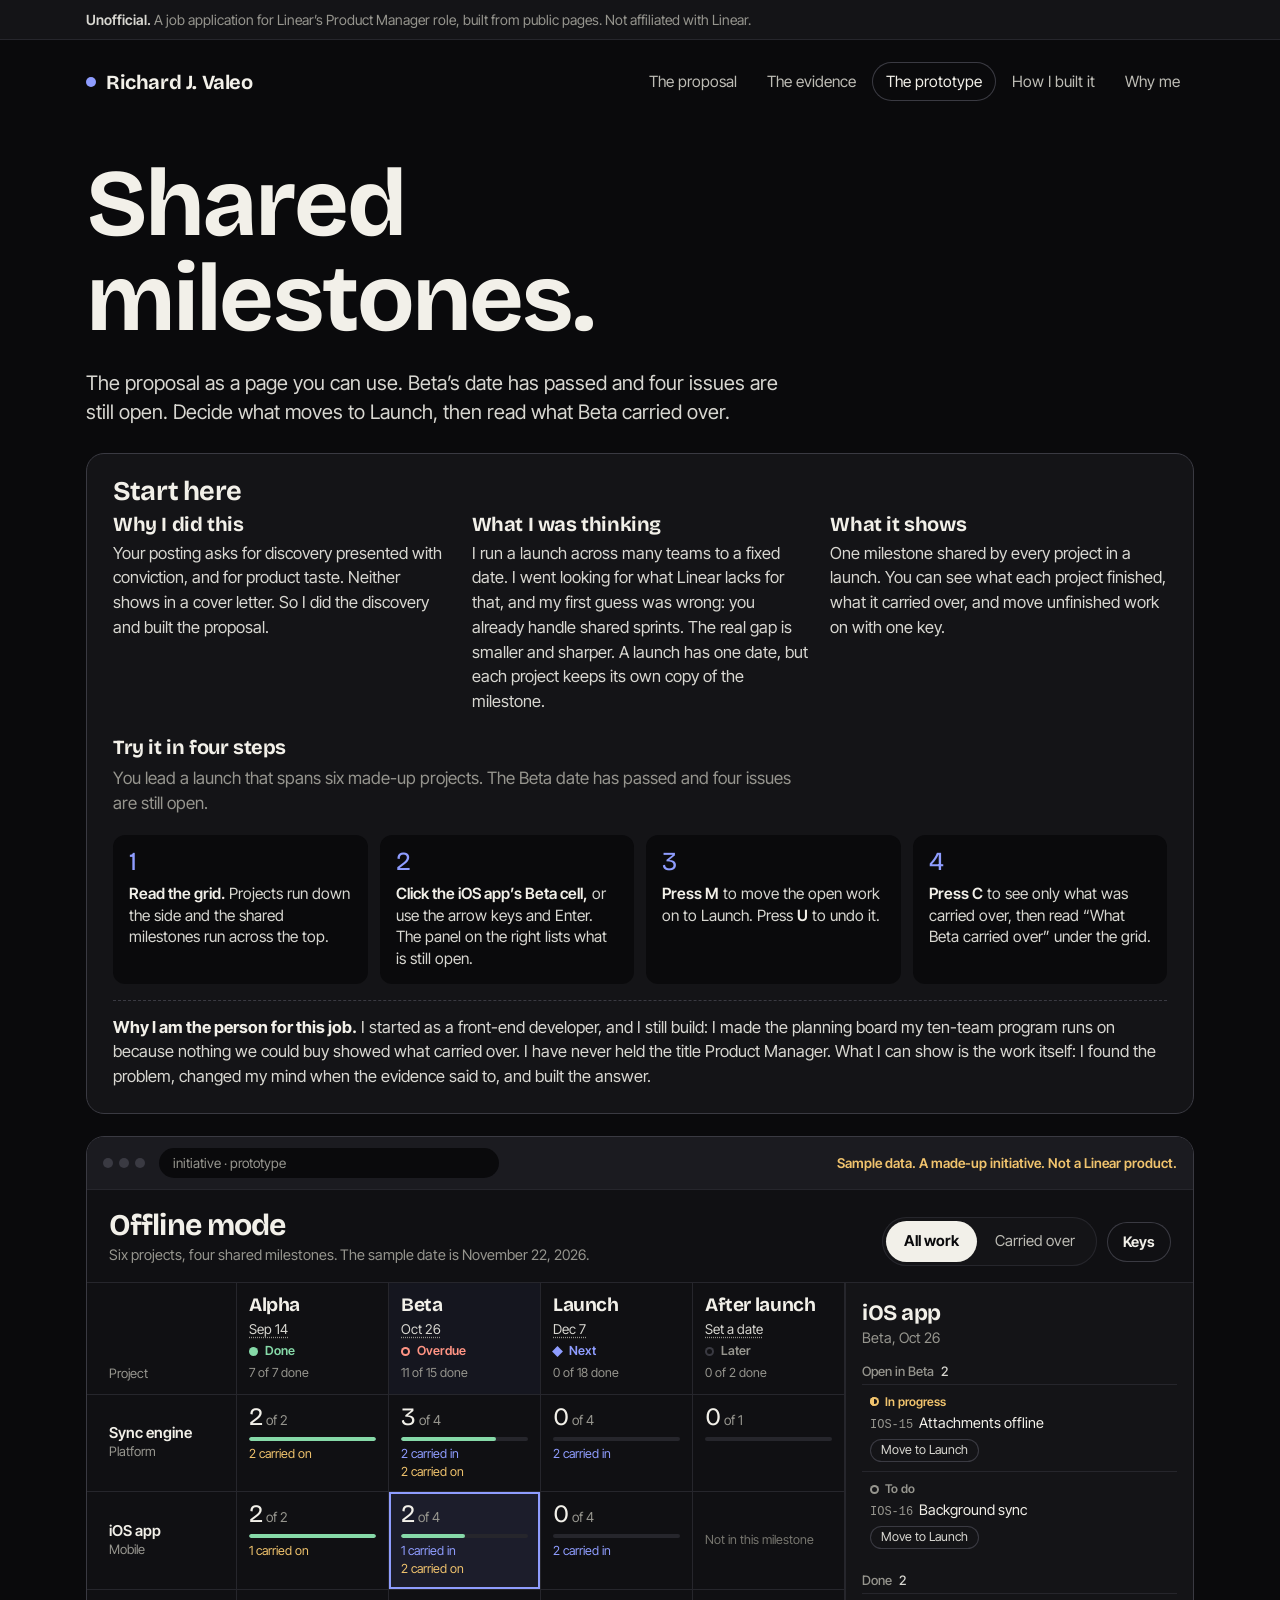
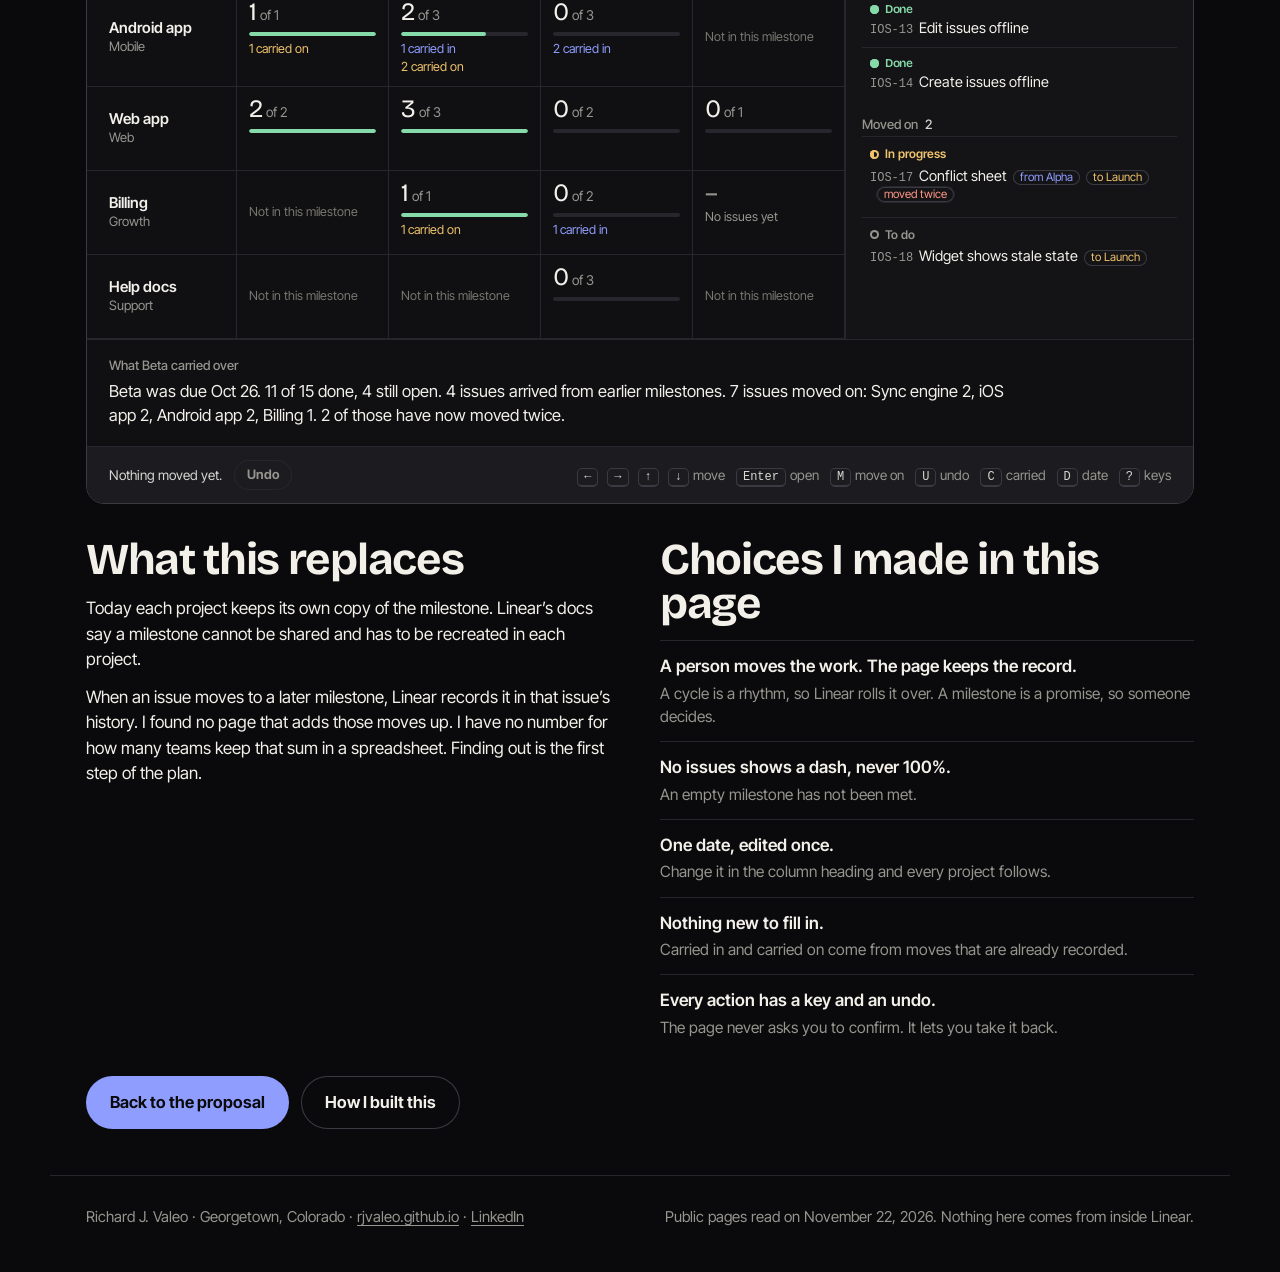
<file: prototype.html>
<!doctype html><html lang="en"><head><meta charset="utf-8"><meta name="viewport" content="width=device-width,initial-scale=1"><script>if(/thedigitalpolymath[.]com$/.test(location.hostname)){window.dataLayer=window.dataLayer||[];window.gtag=function(){dataLayer.push(arguments)};gtag("js",new Date());gtag("config","G-C206274WSE");var s=document.createElement("script");s.async=true;s.src="https://www.googletagmanager.com/gtag/js?id=G-C206274WSE";document.head.appendChild(s)}</script><meta name="robots" content="noindex,nofollow"><title>Shared milestones prototype · Richard J. Valeo</title><meta name="description" content="A clickable prototype of milestones shared across projects, with what each one carried over. Sample data."><link rel="stylesheet" href="assets/site.css"></head><body><a class="skip" href="#main">Skip to content</a><div class="flag"><div class="w"><b>Unofficial.</b> A job application for Linear&rsquo;s Product Manager role, built from public pages. Not affiliated with Linear.</div></div><header class="w nav"><a class="me" href="index.html"><i></i>Richard J. Valeo</a><nav aria-label="Pages"><a href="index.html">The proposal</a><a href="evidence.html">The evidence</a><a href="prototype.html" aria-current="page">The prototype</a><a href="how.html">How I built it</a><a href="why.html">Why me</a></nav></header><main id="main"><div class="w hero" style="padding-bottom:26px">
  <h1>Shared milestones.</h1>
  <p class="lead">The proposal as a page you can use. Beta&rsquo;s date has passed and four issues are still open. Decide what moves to Launch, then read what Beta carried over.</p>
</div>

<div class="w">
<div class="walk"><h2>Start here</h2><div class="story"><p><b>Why I did this</b>Your posting asks for discovery presented with conviction, and for product taste. Neither shows in a cover letter. So I did the discovery and built the proposal.</p><p><b>What I was thinking</b>I run a launch across many teams to a fixed date. I went looking for what Linear lacks for that, and my first guess was wrong: you already handle shared sprints. The real gap is smaller and sharper. A launch has one date, but each project keeps its own copy of the milestone.</p><p><b>What it shows</b>One milestone shared by every project in a launch. You can see what each project finished, what it carried over, and move unfinished work on with one key.</p></div><h3>Try it in four steps</h3><p class="you">You lead a launch that spans six made-up projects. The Beta date has passed and four issues are still open.</p><ol><li><b>Read the grid.</b> Projects run down the side and the shared milestones run across the top.</li><li><b>Click the iOS app&rsquo;s Beta cell,</b> or use the arrow keys and Enter. The panel on the right lists what is still open.</li><li><b>Press M</b> to move the open work on to Launch. Press <b>U</b> to undo it.</li><li><b>Press C</b> to see only what was carried over, then read &ldquo;What Beta carried over&rdquo; under the grid.</li></ol><p class="why"><b>Why I am the person for this job.</b> I started as a front-end developer, and I still build: I made the planning board my ten-team program runs on because nothing we could buy showed what carried over. I have never held the title Product Manager. What I can show is the work itself: I found the problem, changed my mind when the evidence said to, and built the answer.</p></div>

<div class="proto sp" id="proto">
  <div class="pbar">
    <span class="pdots" aria-hidden="true"><i></i><i></i><i></i></span>
    <span class="purl">initiative &middot; prototype</span>
    <span class="psample">Sample data. A made-up initiative. Not a Linear product.</span>
  </div>

  <div class="sph">
    <div><h2>Offline mode</h2><p>Six projects, four shared milestones. The sample date is November 22, 2026.</p></div>
    <div class="spt">
      <div class="seg" role="group" aria-label="What the cells show">
        <button type="button" id="allwork" aria-pressed="true">All work</button>
        <button type="button" id="carried" aria-pressed="false">Carried over</button>
      </div>
      <button class="btn sm ghost" type="button" id="keysOpen">Keys</button>
    </div>
  </div>

  <div class="spg">
    <div class="sgw"><div class="sg" id="grid" role="grid" aria-label="Projects by shared milestone"></div></div>
    <aside class="spp" id="panel" aria-label="The selected project in the selected milestone" aria-live="polite"></aside>
  </div>

  <div class="ssum"><b id="sumT">What Beta carried over</b><p id="sum" aria-live="polite"></p></div>

  <div class="spf">
    <span class="spm"><span id="msg" role="status"></span><button class="btn sm ghost" type="button" id="undo" disabled>Undo</button></span>
    <span class="spk" aria-hidden="true"><kbd>&larr;</kbd><kbd>&rarr;</kbd><kbd>&uarr;</kbd><kbd>&darr;</kbd> move <kbd>Enter</kbd> open <kbd>M</kbd> move on <kbd>U</kbd> undo <kbd>C</kbd> carried <kbd>D</kbd> date <kbd>?</kbd> keys</span>
  </div>
</div>

<dialog id="keys" aria-labelledby="keysT">
  <h3 id="keysT">Keys</h3>
  <ul class="plain keyl">
    <li><span><kbd>&larr;</kbd> <kbd>&rarr;</kbd> <kbd>&uarr;</kbd> <kbd>&darr;</kbd></span><b>Move between projects and milestones</b></li>
    <li><span><kbd>Enter</kbd></span><b>Go into the list of issues</b></li>
    <li><span><kbd>J</kbd> <kbd>K</kbd></span><b>Next and previous issue</b></li>
    <li><span><kbd>M</kbd></span><b>Move the issue to the next milestone</b></li>
    <li><span><kbd>U</kbd></span><b>Undo the last change</b></li>
    <li><span><kbd>C</kbd></span><b>Show carried-over work only</b></li>
    <li><span><kbd>D</kbd></span><b>Change the milestone&rsquo;s date</b></li>
    <li><span><kbd>Esc</kbd></span><b>Back to the grid</b></li>
  </ul>
  <div class="next"><button class="btn" type="button" id="keysX">Close</button></div>
</dialog>

<section style="border-top:0;padding-top:34px">
  <div class="two">
    <div><h2>What this replaces</h2>
      <p>Today each project keeps its own copy of the milestone. Linear&rsquo;s docs say a milestone cannot be shared and has to be recreated in each project.</p>
      <p>When an issue moves to a later milestone, Linear records it in that issue&rsquo;s history. I found no page that adds those moves up. I have no number for how many teams keep that sum in a spreadsheet. Finding out is the first step of the plan.</p></div>
    <div><h2>Choices I made in this page</h2>
      <ul class="plain">
        <li><b>A person moves the work. The page keeps the record.</b><span>A cycle is a rhythm, so Linear rolls it over. A milestone is a promise, so someone decides.</span></li>
        <li><b>No issues shows a dash, never 100%.</b><span>An empty milestone has not been met.</span></li>
        <li><b>One date, edited once.</b><span>Change it in the column heading and every project follows.</span></li>
        <li><b>Nothing new to fill in.</b><span>Carried in and carried on come from moves that are already recorded.</span></li>
        <li><b>Every action has a key and an undo.</b><span>The page never asks you to confirm. It lets you take it back.</span></li>
      </ul></div>
  </div>
  <div class="next"><a class="btn" href="index.html">Back to the proposal</a><a class="btn ghost" href="how.html">How I built this</a></div>
</section>
</div>
</main><footer class="w foot"><span>Richard J. Valeo &middot; Georgetown, Colorado &middot; <a href="https://rjvaleo.github.io/">rjvaleo.github.io</a> &middot; <a href="https://www.linkedin.com/in/rjvaleo">LinkedIn</a></span><span>Public pages read on November 22, 2026. Nothing here comes from inside Linear.</span></footer><script src="assets/proto.js"></script></body></html>
</file>
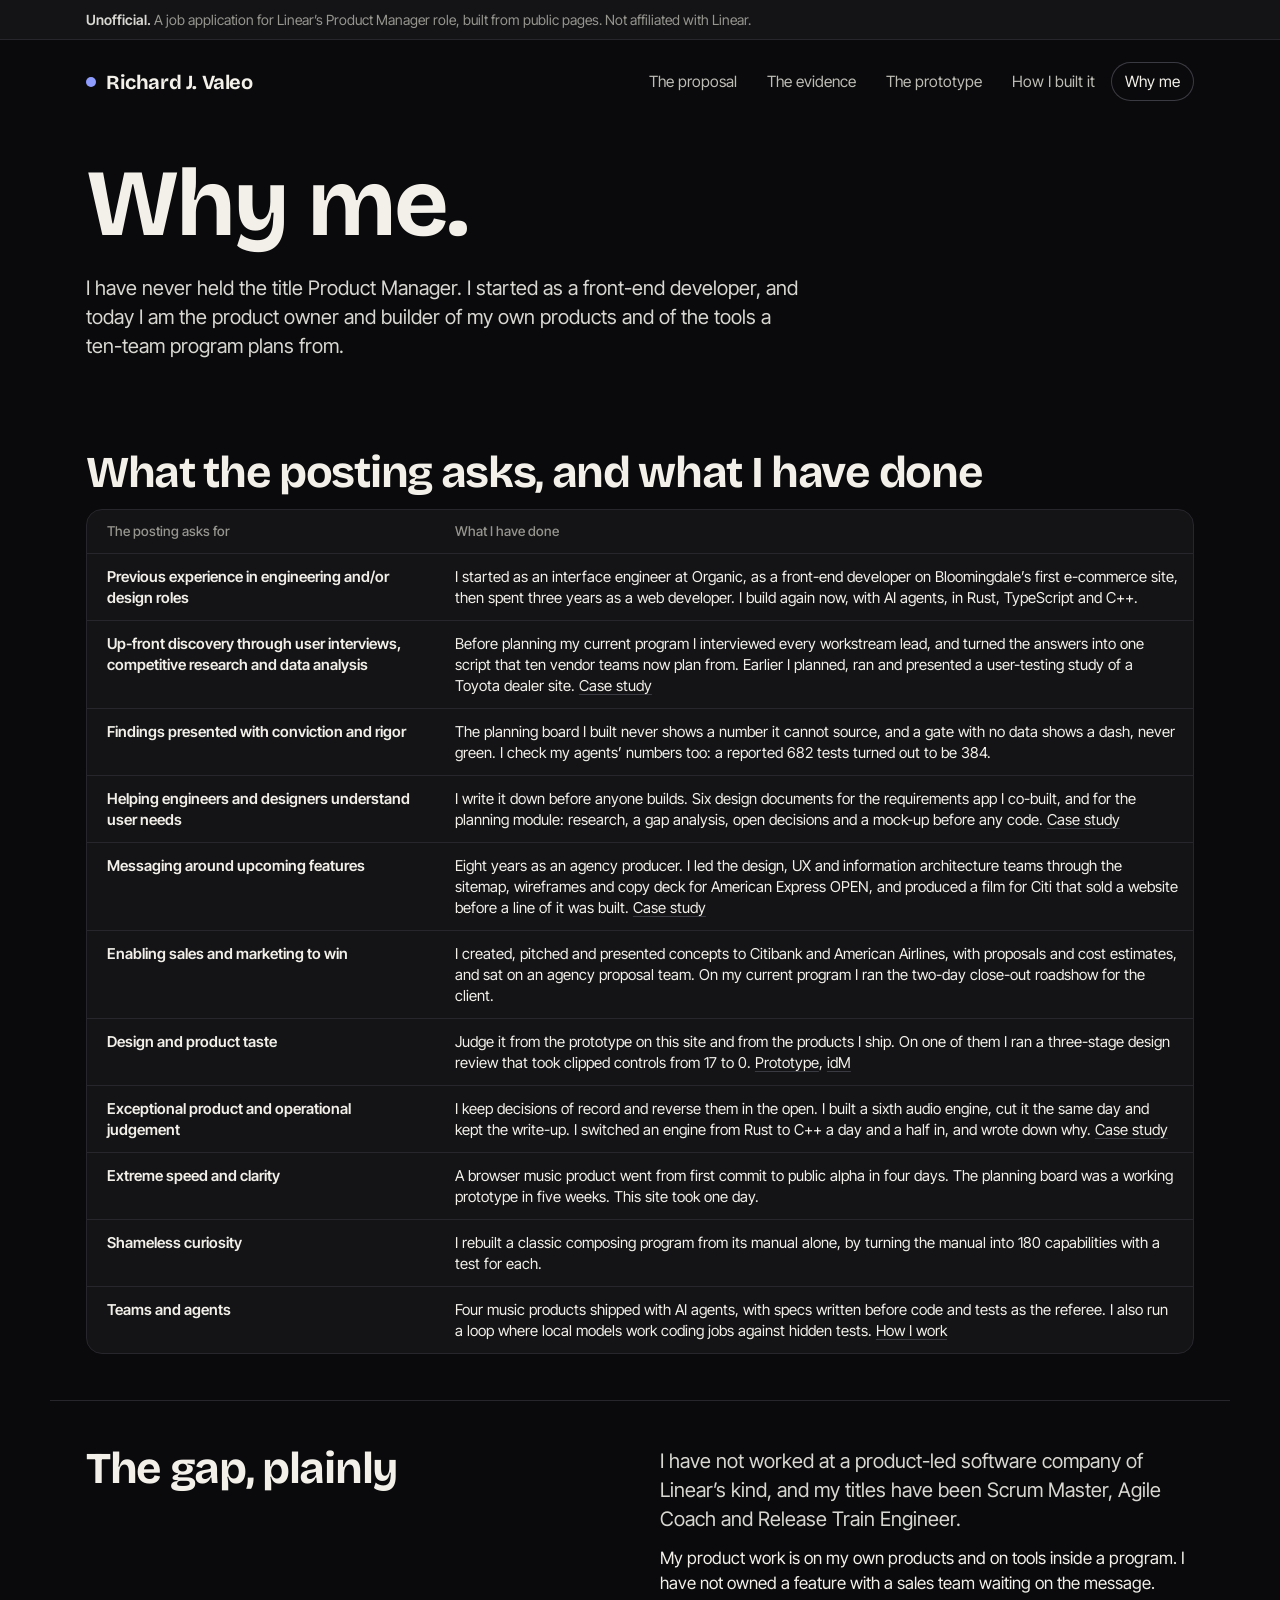
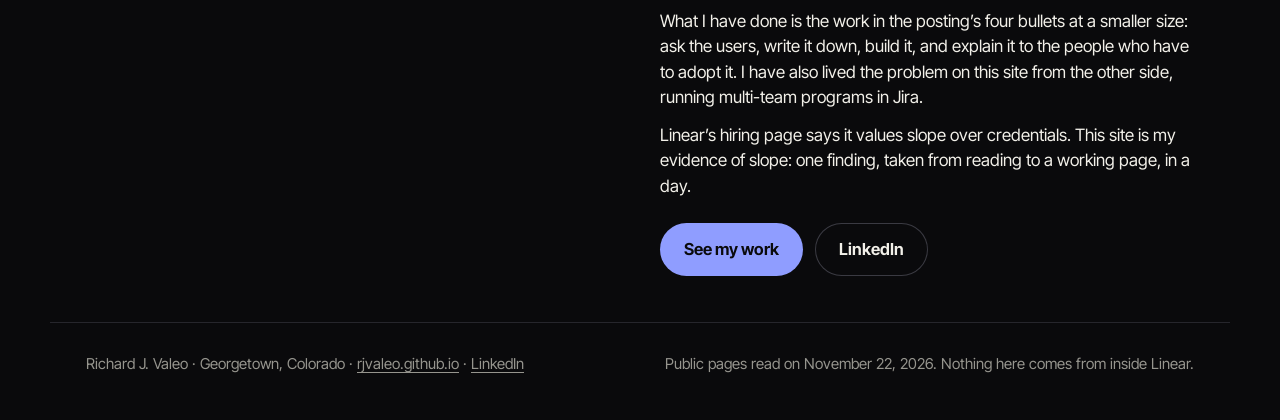
<file: why.html>
<!doctype html><html lang="en"><head><meta charset="utf-8"><meta name="viewport" content="width=device-width,initial-scale=1"><script>if(/thedigitalpolymath[.]com$/.test(location.hostname)){window.dataLayer=window.dataLayer||[];window.gtag=function(){dataLayer.push(arguments)};gtag("js",new Date());gtag("config","G-C206274WSE");var s=document.createElement("script");s.async=true;s.src="https://www.googletagmanager.com/gtag/js?id=G-C206274WSE";document.head.appendChild(s)}</script><meta name="robots" content="noindex,nofollow"><title>Why me · Richard J. Valeo</title><meta name="description" content="Richard J. Valeo’s record against Linear’s Product Manager role."><link rel="stylesheet" href="assets/site.css"></head><body><a class="skip" href="#main">Skip to content</a><div class="flag"><div class="w"><b>Unofficial.</b> A job application for Linear&rsquo;s Product Manager role, built from public pages. Not affiliated with Linear.</div></div><header class="w nav"><a class="me" href="index.html"><i></i>Richard J. Valeo</a><nav aria-label="Pages"><a href="index.html">The proposal</a><a href="evidence.html">The evidence</a><a href="prototype.html">The prototype</a><a href="how.html">How I built it</a><a href="why.html" aria-current="page">Why me</a></nav></header><main id="main"><div class="w hero"><h1>Why me.</h1><p class="lead">I have never held the title Product Manager. I started as a front-end developer, and today I am the product owner and builder of my own products and of the tools a ten-team program plans from.</p></div><section class="w"><h2>What the posting asks, and what I have done</h2><div class="tw"><table><thead><tr><th style="width:32%">The posting asks for</th><th>What I have done</th></tr></thead><tbody><tr><td><b>Previous experience in engineering and/or design roles</b></td><td>I started as an interface engineer at Organic, as a front-end developer on Bloomingdale&rsquo;s first e-commerce site, then spent three years as a web developer. I build again now, with AI agents, in Rust, TypeScript and C++.</td></tr><tr><td><b>Up-front discovery through user interviews, competitive research and data analysis</b></td><td>Before planning my current program I interviewed every workstream lead, and turned the answers into one script that ten vendor teams now plan from. Earlier I planned, ran and presented a user-testing study of a Toyota dealer site. <a href="https://rjvaleo.github.io/case-pi-dashboard.html">Case study</a></td></tr><tr><td><b>Findings presented with conviction and rigor</b></td><td>The planning board I built never shows a number it cannot source, and a gate with no data shows a dash, never green. I check my agents&rsquo; numbers too: a reported 682 tests turned out to be 384.</td></tr><tr><td><b>Helping engineers and designers understand user needs</b></td><td>I write it down before anyone builds. Six design documents for the requirements app I co-built, and for the planning module: research, a gap analysis, open decisions and a mock-up before any code. <a href="https://rjvaleo.github.io/case-rtm-tool.html">Case study</a></td></tr><tr><td><b>Messaging around upcoming features</b></td><td>Eight years as an agency producer. I led the design, UX and information architecture teams through the sitemap, wireframes and copy deck for American Express OPEN, and produced a film for Citi that sold a website before a line of it was built. <a href="https://rjvaleo.github.io/case-jack-morton.html">Case study</a></td></tr><tr><td><b>Enabling sales and marketing to win</b></td><td>I created, pitched and presented concepts to Citibank and American Airlines, with proposals and cost estimates, and sat on an agency proposal team. On my current program I ran the two-day close-out roadshow for the client.</td></tr><tr><td><b>Design and product taste</b></td><td>Judge it from the prototype on this site and from the products I ship. On one of them I ran a three-stage design review that took clipped controls from 17 to 0. <a href="prototype.html">Prototype</a>, <a href="https://rjvaleo.github.io/case-idm.html">idM</a></td></tr><tr><td><b>Exceptional product and operational judgement</b></td><td>I keep decisions of record and reverse them in the open. I built a sixth audio engine, cut it the same day and kept the write-up. I switched an engine from Rust to C++ a day and a half in, and wrote down why. <a href="https://rjvaleo.github.io/case-audio-edit-tag.html">Case study</a></td></tr><tr><td><b>Extreme speed and clarity</b></td><td>A browser music product went from first commit to public alpha in four days. The planning board was a working prototype in five weeks. This site took one day.</td></tr><tr><td><b>Shameless curiosity</b></td><td>I rebuilt a classic composing program from its manual alone, by turning the manual into 180 capabilities with a test for each.</td></tr><tr><td><b>Teams and agents</b></td><td>Four music products shipped with AI agents, with specs written before code and tests as the referee. I also run a loop where local models work coding jobs against hidden tests. <a href="https://rjvaleo.github.io/how-i-work.html">How I work</a></td></tr></tbody></table></div></section><section class="w"><div class="two"><div><h2>The gap, plainly</h2></div><div><p class="lead">I have not worked at a product-led software company of Linear&rsquo;s kind, and my titles have been Scrum Master, Agile Coach and Release Train Engineer.</p><p>My product work is on my own products and on tools inside a program. I have not owned a feature with a sales team waiting on the message.</p><p>What I have done is the work in the posting&rsquo;s four bullets at a smaller size: ask the users, write it down, build it, and explain it to the people who have to adopt it. I have also lived the problem on this site from the other side, running multi-team programs in Jira.</p><p>Linear&rsquo;s hiring page says it values slope over credentials. This site is my evidence of slope: one finding, taken from reading to a working page, in a day.</p><div class="next"><a class="btn" href="https://rjvaleo.github.io/">See my work</a><a class="btn ghost" href="https://www.linkedin.com/in/rjvaleo">LinkedIn</a></div></div></div></section></main><footer class="w foot"><span>Richard J. Valeo &middot; Georgetown, Colorado &middot; <a href="https://rjvaleo.github.io/">rjvaleo.github.io</a> &middot; <a href="https://www.linkedin.com/in/rjvaleo">LinkedIn</a></span><span>Public pages read on November 22, 2026. Nothing here comes from inside Linear.</span></footer></body></html>
</file>
<file: assets/site.css>
@font-face{font-family:BG;src:url(fonts/bg.woff2) format("woff2");font-weight:200 800;font-stretch:75% 100%;font-display:swap}
@font-face{font-family:IT;src:url(fonts/it.woff2) format("woff2");font-weight:100 900;font-display:swap}
:root{color-scheme:dark;--ink:#0a0a0c;--surf:#141417;--surf2:#1b1b20;--line:#26262c;--line2:#3a3a42;--paper:#f2f0e9;--soft:#d8d7d1;--muted:#96958e;--acc:#8f9dff;
  --ok:#86d9a8;--gate:#f0c36d;--none:#ff9484;--move:#8f9dff}
*{box-sizing:border-box;margin:0;padding:0}
html{background:var(--ink);scroll-behavior:smooth}
body{background:var(--ink);color:var(--paper);font-family:IT,system-ui,sans-serif;-webkit-font-smoothing:antialiased;font-size:17px;line-height:1.5}
a{color:inherit}
button{font:inherit;color:inherit;cursor:pointer}
:focus-visible{outline:2px solid var(--acc);outline-offset:3px;border-radius:6px}
.skip{position:absolute;left:-999px}.skip:focus{left:16px;top:16px;background:var(--acc);color:var(--ink);padding:10px 14px;border-radius:8px;z-index:99}
.w{max-width:1180px;margin:0 auto;padding-inline:36px}
h1,h2,h3,.d{font-family:BG,IT,sans-serif;font-weight:700;letter-spacing:-.03em;line-height:1;font-stretch:88%}
h2{font-size:clamp(30px,3.6vw,44px);margin-bottom:14px}
h3{font-size:23px;letter-spacing:-.02em;line-height:1.1}
p{max-width:68ch}
p+p{margin-top:12px}
.lead{font-size:20px;line-height:1.45;color:var(--soft)}
.note{color:var(--muted);font-size:15px}
a.src{color:var(--muted);font-size:14px;text-decoration:underline;text-decoration-color:var(--line2);text-underline-offset:3px;white-space:nowrap}
a.src:hover{color:var(--acc);text-decoration-color:var(--acc)}
p a,li a,td a{text-decoration:underline;text-decoration-color:var(--line2);text-underline-offset:3px}
p a:hover,li a:hover,td a:hover{color:var(--acc);text-decoration-color:var(--acc)}

/* top */
.flag{background:var(--surf);border-bottom:1px solid var(--line);font-size:14px;color:var(--muted);padding-block:9px}
.flag b{color:var(--soft);font-weight:600}
.nav{display:flex;justify-content:space-between;align-items:center;gap:20px;padding-block:22px;flex-wrap:wrap}
.nav .me{font-family:BG;font-weight:700;font-size:20px;letter-spacing:-.02em;display:flex;align-items:center;gap:10px;text-decoration:none}
.nav .me i{width:10px;height:10px;border-radius:50%;background:var(--acc);display:block}
.nav nav{display:flex;gap:2px;font-size:15.5px;color:#bdbcb5;align-items:center;flex-wrap:wrap}
.nav nav a{padding:8px 14px;border-radius:999px;text-decoration:none}
.nav nav a:hover{color:var(--paper)}
.nav nav a[aria-current]{color:var(--paper);box-shadow:inset 0 0 0 1px var(--line2)}
.btn{display:inline-block;background:var(--acc);color:var(--ink);font-weight:650;border-radius:999px;padding:14px 24px;font-size:16.5px;border:0;text-decoration:none}
.btn:hover{background:#a9b4ff}
.btn.ghost{background:none;color:var(--paper);box-shadow:inset 0 0 0 1px var(--line2)}
.btn.ghost:hover{box-shadow:inset 0 0 0 1px var(--acc);background:none}
.btn.sm{padding:9px 16px;font-size:14.5px}

/* hero */
.hero{padding-block:34px 44px}
.hero h1{font-size:clamp(44px,7.4vw,104px);max-width:13ch}
.hero .lead{margin-top:22px;max-width:60ch}
.bottom{display:grid;grid-template-columns:repeat(3,1fr);margin-top:36px;border-top:1px solid var(--line);border-bottom:1px solid var(--line)}
.bottom div{padding:20px 22px 22px 0}
.bottom div+div{padding-left:22px;border-left:1px solid var(--line)}
.bottom b{display:block;font-family:BG;font-stretch:88%;font-size:21px;letter-spacing:-.02em;line-height:1.15;margin-bottom:6px}
.bottom span{color:var(--muted);font-size:15.5px;line-height:1.45;display:block}

section{padding-block:46px}
section+section{border-top:1px solid var(--line)}
.shead{display:flex;justify-content:space-between;align-items:flex-end;gap:24px;flex-wrap:wrap;margin-bottom:22px}
.shead p{color:var(--muted);max-width:56ch}

/* state marks: always a word beside the colour */
.st{display:inline-flex;align-items:center;gap:7px;font-size:13.5px;font-weight:600;white-space:nowrap}
.st:before{content:"";width:9px;height:9px;border-radius:50%;background:currentColor;flex:none}
.st.ok{color:var(--ok)}.st.gate{color:var(--gate)}.st.none{color:var(--none)}.st.move{color:var(--move)}
.st.gate:before{border-radius:2px}.st.none:before{background:none;box-shadow:inset 0 0 0 2px currentColor}.st.move:before{border-radius:0;transform:rotate(45deg) scale(.85)}

/* the reviewer's board */
.seg{display:inline-flex;background:var(--surf);border-radius:999px;padding:4px;box-shadow:inset 0 0 0 1px var(--line)}
.seg button{background:none;border:0;border-radius:999px;padding:9px 18px;font-size:15px;color:#bdbcb5}
.seg button[aria-pressed=true]{background:var(--paper);color:var(--ink);font-weight:650}
.board{display:grid;grid-template-columns:repeat(4,1fr);gap:14px}
.col{background:var(--surf);border:1px solid var(--line);border-radius:16px;padding:18px 18px 8px}
.col h3{margin-bottom:4px}
.col>p{color:var(--muted);font-size:14.5px;line-height:1.4;margin-bottom:10px;min-height:2.8em}
.item{border-top:1px solid var(--line);padding:12px 0 13px}
.item b{display:block;font-weight:600;font-size:16px;line-height:1.25;margin-bottom:5px}
.item small{display:block;color:var(--muted);font-size:14px;line-height:1.4;margin-top:5px}
.item .wk{font-size:12.5px;color:var(--ink);background:var(--paper);border-radius:999px;padding:1px 8px;font-weight:650;margin-left:6px;white-space:nowrap}
.board[data-view=today] .after,.board[data-view=after] .today{display:none}
.item.changed{animation:flip .5s ease both}
@keyframes flip{from{opacity:0;transform:translateY(4px)}to{opacity:1;transform:none}}
.tally{display:flex;gap:22px;flex-wrap:wrap;margin-top:16px;color:var(--muted);font-size:15px}
.tally b{color:var(--paper);font-family:BG;font-size:22px;font-stretch:88%;margin-right:5px}

/* twelve weeks */
.gantt{background:var(--surf);border:1px solid var(--line);border-radius:16px;padding:20px 22px 22px;overflow-x:auto}
.gin{min-width:860px}
.wkrow,.lane{display:grid;grid-template-columns:190px repeat(12,1fr);align-items:center}
.wkrow{color:var(--muted);font-size:13px;margin-bottom:8px}
.wkrow span{text-align:center}.wkrow span:first-child{text-align:left}
.lane{padding:9px 0;border-top:1px solid var(--line);position:relative}
.lane>b{font-weight:600;font-size:15.5px;line-height:1.2;padding-right:12px}
.bar{height:34px;border-radius:9px;display:flex;align-items:center;padding:0 12px;font-size:13.5px;font-weight:600;color:var(--ink);white-space:nowrap;overflow:hidden}
.bar.a{background:var(--paper)}.bar.b{background:var(--ok)}.bar.c{background:var(--acc)}.bar.e{background:var(--gate)}
.gates{display:grid;grid-template-columns:190px repeat(12,1fr);margin-top:12px;border-top:1px solid var(--line);padding-top:12px;font-size:13.5px;color:var(--soft)}
.gates>b{color:var(--muted);font-weight:500}
.gates span{border-left:2px solid var(--none);padding-left:8px;line-height:1.3}
.phases{display:grid;grid-template-columns:1fr 1fr;gap:14px;margin-top:16px}
.phase{background:var(--surf);border:1px solid var(--line);border-radius:16px;padding:22px}
.phase .when{font-size:14px;color:var(--muted);display:block;margin-bottom:6px}
.phase ul{list-style:none;margin:14px 0 0}
.phase li{padding:10px 0;border-top:1px solid var(--line);line-height:1.4}
.phase li b{font-weight:600}
.phase li span{display:block;color:var(--muted);font-size:14.5px;margin-top:3px}
.tag{display:inline-block;font-size:12.5px;border-radius:999px;padding:1px 9px;box-shadow:inset 0 0 0 1px var(--line2);color:var(--soft);margin:5px 5px 0 0;white-space:nowrap}
.know{margin-top:14px;padding-top:12px;border-top:1px dashed var(--line2);font-size:15px;color:var(--soft)}
.know b{color:var(--paper)}

.two{display:grid;grid-template-columns:1fr 1fr;gap:40px}
.plain{list-style:none}
.plain li{padding:13px 0;border-top:1px solid var(--line);max-width:68ch}
.plain li b{font-weight:600}
.plain li span{color:var(--muted);display:block;font-size:15.5px;margin-top:2px}

/* tables */
.tw{overflow-x:auto;border:1px solid var(--line);border-radius:16px;background:var(--surf)}
table{border-collapse:collapse;width:100%;font-size:15px;line-height:1.4}
th,td{text-align:left;padding:12px 14px;border-bottom:1px solid var(--line);vertical-align:top}
th{color:var(--muted);font-weight:500;font-size:13.5px;white-space:nowrap}
tr:last-child td{border-bottom:0}
td:first-child,th:first-child{padding-left:20px}
tr.us td{background:#1c1d2b}
tr.us td:first-child{box-shadow:inset 3px 0 0 var(--acc)}
td b{font-weight:600}

/* flow diagram on the how page */
.flow{display:grid;grid-template-columns:repeat(5,1fr);gap:10px;align-items:stretch}
.step{background:var(--surf);border:1px solid var(--line);border-radius:14px;padding:16px;position:relative}
.step b{display:block;font-family:BG;font-stretch:88%;font-size:19px;letter-spacing:-.02em;line-height:1.1;margin-bottom:6px}
.step span{color:var(--muted);font-size:14.5px;line-height:1.4;display:block}
.step .who{font-size:12.5px;border-radius:999px;padding:1px 9px;display:inline-block;margin-bottom:9px;font-weight:650}
.step .who.me{background:var(--paper);color:var(--ink)}.step .who.ai{background:var(--acc);color:var(--ink)}
.step+.step:before{content:"";position:absolute;left:-11px;top:50%;width:10px;border-top:2px solid var(--line2)}

.foot{border-top:1px solid var(--line);padding-block:30px 44px;color:var(--muted);font-size:15px;display:flex;justify-content:space-between;gap:20px;flex-wrap:wrap}
.foot a{text-underline-offset:3px}
.next{display:flex;gap:12px;flex-wrap:wrap;margin-top:24px}

@media (max-width:1000px){
  .board{grid-template-columns:1fr 1fr}.col>p{min-height:0}
  .phases,.two{grid-template-columns:1fr}.two{gap:24px}
  .flow{grid-template-columns:1fr}.step+.step:before{left:50%;top:-11px;width:0;height:10px;border-top:0;border-left:2px solid var(--line2)}
}
@media (max-width:680px){
  .w{padding-inline:18px}
  .board,.bottom{grid-template-columns:1fr}
  .bottom div{padding:16px 0}.bottom div+div{padding-left:0;border-left:0;border-top:1px solid var(--line)}
  section{padding-block:34px}
  .nav nav a{padding:7px 10px}
}
@media (prefers-reduced-motion:reduce){*{animation:none!important;transition:none!important}html{scroll-behavior:auto}}

/* prototype */
.sr{position:absolute;width:1px;height:1px;overflow:hidden;clip-path:inset(50%)}
.proto{background:#101013;border:1px solid var(--line2);border-radius:18px;overflow:clip}
.pbar{display:flex;align-items:center;gap:14px;padding:11px 16px;background:var(--surf2);border-bottom:1px solid var(--line);font-size:13.5px;color:var(--muted)}
.pdots{display:flex;gap:6px}.pdots i{width:10px;height:10px;border-radius:50%;background:var(--line2);display:block}
.purl{flex:1;background:var(--ink);border-radius:999px;padding:5px 14px;max-width:340px}
.psample{margin-left:auto;color:var(--gate);font-weight:600;text-align:right}
.pgrid{display:grid;grid-template-columns:minmax(0,1fr) 320px;align-items:start}
.pmain{padding:22px 26px 30px;min-width:0}
.ph{font-size:27px;margin:34px 0 12px}
.pnote{margin:-4px 0 14px}
.pwho{display:flex;justify-content:space-between;align-items:center;gap:16px;flex-wrap:wrap;background:var(--surf);border:1px solid var(--line);border-radius:14px;padding:14px 18px}
.pwho b{display:block;font-weight:600}.pwho span:not(.st){color:var(--muted);font-size:14.5px}
.pstat{display:grid;grid-template-columns:repeat(3,1fr);gap:10px}
.pstat>div{background:var(--surf);border:1px solid var(--line);border-radius:14px;padding:14px 16px}
.pstat b{display:block;font-family:BG;font-stretch:88%;font-size:20px;letter-spacing:-.02em;line-height:1.1;margin:8px 0 4px}
.pstat small{color:var(--muted);font-size:14px;line-height:1.35;display:block}
.doc{display:flex;justify-content:space-between;align-items:center;gap:16px;flex-wrap:wrap;padding:14px 0;border-top:1px solid var(--line)}
.doc:last-child{border-bottom:1px solid var(--line)}
.doc b{display:block;font-weight:600}.doc div>span:not(.st){color:var(--muted);font-size:14.5px}
.dact{display:flex;align-items:center;gap:14px;flex-wrap:wrap}
.qtools{display:flex;gap:10px;flex-wrap:wrap;margin-bottom:10px}
input[type=search],select{background:var(--ink);color:var(--paper);border:0;box-shadow:inset 0 0 0 1px var(--line2);border-radius:999px;padding:10px 16px;font:inherit;font-size:15.5px}
input[type=search]{flex:1;min-width:220px}
input[type=search]::placeholder{color:var(--muted)}
.qa{max-height:420px;overflow-y:auto;border:1px solid var(--line);border-radius:14px;background:var(--surf)}
.qa>p{padding:18px}
.qrow{padding:14px 18px;border-bottom:1px solid var(--line)}
.qrow:last-child{border-bottom:0}
.qrow b{font-weight:600;display:block}
.qrow p{color:var(--soft);margin:3px 0 7px;font-size:15.5px}
.srow{display:flex;gap:10px;align-items:center;flex-wrap:wrap;margin-bottom:12px}
.srow label{color:var(--muted);font-size:14.5px}
pre{background:var(--ink);border:1px solid var(--line);border-radius:12px;padding:14px 16px;font-family:ui-monospace,Menlo,Consolas,monospace;font-size:13px;line-height:1.5;color:var(--soft);overflow-x:auto;margin-bottom:8px}
.subs p{margin-bottom:12px}
.packet{position:sticky;top:0;align-self:start;background:var(--surf);border-left:1px solid var(--line);padding:22px 20px 24px;min-height:100%}
.packet h3{margin-bottom:6px}
.pcount{color:var(--muted);font-size:15px}.pcount b{font-family:BG;font-size:34px;color:var(--paper);font-stretch:88%;letter-spacing:-.02em;margin-right:2px}
.meter{height:6px;border-radius:99px;background:var(--line);margin:8px 0 14px;overflow:hidden}
.meter i{display:block;height:100%;width:0;background:var(--ok);border-radius:99px;transition:width .3s}
#plist{list-style:none;margin-bottom:16px}
#plist li{padding:7px 0 7px 26px;border-top:1px solid var(--line);font-size:15px;color:var(--muted);position:relative}
#plist li:before{content:"";position:absolute;left:2px;top:11px;width:13px;height:13px;border-radius:50%;box-shadow:inset 0 0 0 2px var(--line2)}
#plist li.y{color:var(--paper)}
#plist li.y:before{background:var(--ok);box-shadow:none}
.pfacts{display:grid;grid-template-columns:1fr 1fr;gap:10px;margin-bottom:16px}
.pfacts div{background:var(--ink);border-radius:12px;padding:12px}
.pfacts b{font-family:BG;font-size:28px;font-stretch:88%;display:block;line-height:1}
.pfacts span{color:var(--muted);font-size:13px;line-height:1.3;display:block;margin-top:5px}
.packet .btn{width:100%;text-align:center}
.btn:disabled{background:var(--line);color:var(--muted);cursor:default}
.btn.ghost:disabled{background:none;box-shadow:inset 0 0 0 1px var(--line);color:var(--muted)}
.packet .note{margin-top:10px;font-size:14px}
dialog{margin:auto;background:var(--surf2);color:var(--paper);border:1px solid var(--line2);border-radius:18px;padding:26px;max-width:min(480px,calc(100vw - 32px))}
dialog::backdrop{background:rgba(5,5,7,.72)}
dialog h3{font-size:28px;margin-bottom:10px}
dialog .plain li{padding:8px 0}
.who2{background:var(--ink);border-radius:12px;padding:12px 14px;margin:14px 0}
.who2 b{display:block}.who2 span{color:var(--muted);font-size:14.5px}
@media (max-width:900px){
  .pgrid{grid-template-columns:1fr}
  .packet{position:static;border-left:0;border-top:1px solid var(--line);order:-1}
  #plist{display:none}
  .pstat{grid-template-columns:1fr 1fr}
  .psample{flex-basis:100%;text-align:left;margin-left:0}.pbar{flex-wrap:wrap}
}
@media (max-width:680px){.pmain{padding:18px 16px 24px}.pstat{grid-template-columns:1fr}}
.tally[hidden]{display:none}
.phase li .tag{display:inline-block;font-size:12.5px;color:var(--soft);margin:7px 5px 0 0}

/* ---- Linear pitch: the picture on the plan page ---- */
.cmp{display:grid;grid-template-columns:1fr 1fr;gap:14px}
.cmpp{background:var(--surf);border:1px solid var(--line);border-radius:16px;padding:20px 22px 18px}
.cmpp h3{margin-bottom:4px}
.cmpp>p{color:var(--muted);font-size:15px;line-height:1.4;margin-bottom:16px}
.tl{position:relative}
.tlr{display:grid;grid-template-columns:104px 1fr;align-items:center;height:46px;border-top:1px solid var(--line);font-size:14.5px}
.tlr>b{font-weight:600}
.trk{position:relative;height:100%}
.trk:before{content:"";position:absolute;left:0;right:6%;top:50%;height:6px;margin-top:-3px;border-radius:9px;background:var(--line)}
.dm{position:absolute;top:50%;width:12px;height:12px;background:var(--gate);transform:translate(-50%,-50%) rotate(45deg);border-radius:2px}
.dl{position:absolute;top:50%;transform:translateY(-50%);font-size:13px;color:var(--soft);white-space:nowrap;margin-left:13px;background:var(--surf);padding:0 5px}
.dl.none{color:var(--muted);margin-left:0}
.shl{position:absolute;top:-6px;bottom:0;left:calc(104px + (100% - 104px) * .52);border-left:2px solid var(--acc)}
.shl span{position:absolute;bottom:100%;left:-1px;transform:translateX(-50%);white-space:nowrap;font-size:13px;font-weight:650;background:var(--acc);color:var(--ink);border-radius:999px;padding:2px 10px;margin-bottom:2px}
.tl.sh{margin-top:34px}
.tl.sh .dm{background:var(--acc)}
.cmpp .cap{margin-top:14px;padding-top:12px;border-top:1px dashed var(--line2);font-size:15px;color:var(--soft);max-width:none}
.cmpp .cap b{color:var(--paper)}
.card{background:var(--surf);border:1px solid var(--line);border-radius:16px;padding:24px 26px}
.card .when{font-size:14px;color:var(--muted);display:block;margin-bottom:8px}
.card h3{font-size:30px;margin-bottom:12px}
.card p{color:var(--soft)}
.card ul{margin:12px 0 12px 20px;color:var(--soft)}
.card li{margin-bottom:6px;max-width:68ch}
.card li b{color:var(--paper);font-weight:600}
.card .fine{color:var(--muted);font-size:15px}
.sales{display:grid;grid-template-columns:1fr 1fr;gap:0 34px}
.sales h4{font-size:15px;color:var(--muted);font-weight:500;margin:14px 0 2px;letter-spacing:0}
.sales .plain{margin:0}
.sales .plain li{padding:9px 0;margin:0}
.four{display:grid;grid-template-columns:repeat(4,1fr);gap:14px;margin-top:6px}
.four .phase{padding:20px}
.four .phase h3{font-size:21px}
@media (max-width:1000px){.cmp,.sales{grid-template-columns:1fr}.four{grid-template-columns:1fr 1fr}}
@media (max-width:680px){.four{grid-template-columns:1fr}.card{padding:20px 18px}.tlr{grid-template-columns:84px 1fr}.shl{left:calc(84px + (100% - 84px) * .52)}.dl{font-size:12px}}

/* ---- Linear pitch: the prototype ---- */
kbd{font-family:ui-monospace,Menlo,Consolas,monospace;font-size:12px;background:var(--surf2);border:1px solid var(--line2);border-bottom-width:2px;border-radius:5px;padding:1px 6px;color:var(--soft);margin:0 1px}
.sp{position:relative}
.sph{display:flex;justify-content:space-between;align-items:flex-end;gap:16px;flex-wrap:wrap;padding:20px 22px 16px}
.sph h2{font-size:30px;margin:0 0 4px}
.sph p{color:var(--muted);font-size:14.5px}
.spt{display:flex;gap:10px;align-items:center;flex-wrap:wrap}
.spg{display:grid;grid-template-columns:minmax(0,1fr) 348px;border-top:1px solid var(--line)}
.sgw{overflow-x:auto}
.sg{display:grid;grid-template-columns:150px repeat(4,minmax(118px,1fr));min-width:640px}
.srow{display:contents}
.scorner,.mh,.prow,.sc{border-bottom:1px solid var(--line);border-right:1px solid var(--line)}
.scorner{padding:12px 14px 10px 22px;color:var(--muted);font-size:13px;display:flex;align-items:flex-end}
.mh{padding:12px 12px 11px;display:flex;flex-direction:column;align-items:flex-start;gap:3px}
.mh.on{background:#15161f}
.mh b{font-family:BG,IT,sans-serif;font-stretch:88%;font-size:19px;letter-spacing:-.02em;line-height:1.1}
.mh small{color:var(--muted);font-size:12.5px}
.mh .st{font-size:12.5px}
.st.quiet{color:var(--muted)}.st.quiet:before{background:none;box-shadow:inset 0 0 0 2px var(--line2)}
.mdate{background:none;border:0;padding:0;font-size:13.5px;color:var(--soft);text-decoration:underline;text-decoration-style:dotted;text-decoration-color:var(--muted);text-underline-offset:3px}
.mdate:hover{color:var(--acc)}
.mdin{background:var(--ink);color:var(--paper);border:0;box-shadow:inset 0 0 0 1px var(--acc);border-radius:6px;padding:2px 6px;font:inherit;font-size:13px;max-width:100%;color-scheme:dark}
.prow{padding:12px 12px 12px 22px;display:flex;flex-direction:column;justify-content:center}
.prow b{font-weight:600;font-size:15px;line-height:1.2}
.prow span{color:var(--muted);font-size:13px}
.sc{display:flex;flex-direction:column;align-items:flex-start;gap:2px;background:none;border-top:0;border-left:0;border-radius:0;text-align:left;padding:10px 12px 11px;min-height:84px;position:relative}
.sc:hover{background:#15161f}
.sc[aria-selected=true]{background:#1c1d2b;box-shadow:inset 0 0 0 2px var(--acc)}
.sc:focus-visible{outline:2px solid var(--paper);outline-offset:-4px;border-radius:0}
.sc .n{font-family:BG,IT,sans-serif;font-stretch:88%;font-size:25px;letter-spacing:-.02em;line-height:1}
.sc .n small{font-family:IT,sans-serif;font-size:13.5px;color:var(--muted);letter-spacing:0;font-stretch:100%}
.sc .n.dim,.sc .dash{font-family:BG,IT,sans-serif;font-size:25px;line-height:1;color:var(--muted)}
.pb{display:block;width:100%;height:4px;border-radius:9px;background:var(--line);margin:5px 0 3px;overflow:hidden}
.pb i{display:block;height:100%;background:var(--ok);border-radius:9px}
.cn{font-size:12.5px;color:var(--gate);line-height:1.3}
.cn.in{color:var(--acc)}
.cq{font-size:12.5px;color:var(--muted)}
.sc.off{justify-content:center}
.sc .out{font-size:12.5px;color:#77766f;line-height:1.3}
.spp{border-left:1px solid var(--line);background:var(--surf);padding:18px 16px 16px;min-height:100%}
.spp h3{font-size:22px}
.spp .pm{color:var(--muted);font-size:14.5px;margin:2px 0 6px}
.spp h4{font-family:IT,sans-serif;font-stretch:100%;font-size:13px;font-weight:500;color:var(--muted);margin:14px 0 4px;letter-spacing:0;line-height:1.3}
.spp h4 span{color:var(--soft);margin-left:4px}
.spp ul{list-style:none}
.ir{display:grid;grid-template-columns:1fr;gap:3px;padding:9px 8px;border-top:1px solid var(--line);font-size:14.5px;line-height:1.35;cursor:default}
.ir:focus{outline:none;background:#1c1d2b;box-shadow:inset 2px 0 0 var(--acc)}
.ir .id{color:var(--muted);font-family:ui-monospace,Menlo,Consolas,monospace;font-size:12px;margin-right:3px}
.is{font-size:12px;font-weight:600;display:inline-flex;align-items:center;gap:6px;color:var(--muted)}
.is:before{content:"";width:9px;height:9px;border-radius:50%;box-shadow:inset 0 0 0 2px currentColor;flex:none}
.is.s{color:var(--gate)}.is.s:before{background:linear-gradient(90deg,currentColor 50%,transparent 50%)}
.is.d{color:var(--ok)}.is.d:before{background:currentColor}
.tg{display:inline-block;font-size:11.5px;border-radius:999px;padding:0 7px;margin-left:6px;box-shadow:inset 0 0 0 1px var(--line2);color:var(--gate);white-space:nowrap}
.tg.in{color:var(--acc)}.tg.tw{color:var(--none)}
.mv{justify-self:start;background:none;border:0;box-shadow:inset 0 0 0 1px var(--line2);border-radius:999px;padding:3px 11px;font-size:12.5px;color:var(--soft);margin-top:3px}
.mv:hover,.ir:focus .mv{box-shadow:inset 0 0 0 1px var(--acc);color:var(--paper)}
.pe{border:1px dashed var(--line2);border-radius:12px;padding:16px;margin-top:10px}
.pe p{font-size:15px;margin-bottom:10px}.pe .note{font-size:14px;margin:0}
.allok{margin-top:12px}
.ssum{padding:16px 22px 18px;border-top:1px solid var(--line)}
.ssum b{font-size:13px;color:var(--muted);font-weight:500;display:block;margin-bottom:3px}
.ssum p{font-size:16.5px;color:var(--paper);max-width:90ch}
.spf{display:flex;justify-content:space-between;align-items:center;gap:12px 22px;flex-wrap:wrap;padding:11px 22px;border-top:1px solid var(--line);background:var(--surf2);font-size:13.5px;color:var(--muted)}
.spm{display:flex;align-items:center;gap:12px;color:var(--soft);min-height:34px}
.spm .btn.sm{padding:5px 13px;font-size:13px}
.spk kbd{margin-left:8px}
.keyl li{display:grid;grid-template-columns:130px 1fr;gap:10px;align-items:center;padding:8px 0}
.keyl li b{font-weight:500}
@media (max-width:980px){.spg{grid-template-columns:1fr}.spp{border-left:0;border-top:1px solid var(--line);min-height:0}.spk{display:none}}

/* walk-through above the prototype */
.walk{background:var(--surf);border:1px solid var(--line2);border-radius:18px;padding:24px 26px;margin-bottom:22px}
.walk h2{font-size:27px;margin-bottom:8px}
.walk .plain{font-size:19px;line-height:1.45;color:var(--paper);max-width:70ch}
.walk .you{color:var(--muted);margin-top:8px;max-width:70ch}
.walk ol{list-style:none;counter-reset:w;display:grid;grid-template-columns:repeat(4,1fr);gap:12px;margin:18px 0 0}
.walk li{counter-increment:w;background:var(--ink);border-radius:12px;padding:14px 16px;line-height:1.4;font-size:15.5px;color:var(--soft)}
.walk li:before{content:counter(w);display:block;font-family:BG;font-stretch:88%;font-size:26px;line-height:1;color:var(--acc);margin-bottom:8px}
.walk li b{color:var(--paper);font-weight:600}
.walk .why{margin-top:16px;padding-top:14px;border-top:1px dashed var(--line2);color:var(--soft);max-width:74ch}
.walk .why b{color:var(--paper)}
@media (max-width:1000px){.walk ol{grid-template-columns:1fr 1fr}}
@media (max-width:680px){.walk ol{grid-template-columns:1fr}.walk{padding:18px 16px}}

.walk .story{display:grid;grid-template-columns:repeat(3,1fr);gap:22px;margin-top:6px}
.walk .story p{color:var(--soft);line-height:1.5;font-size:16.5px}
.walk .story b{display:block;font-family:BG;font-stretch:88%;font-size:20px;letter-spacing:-.02em;color:var(--paper);margin-bottom:5px;line-height:1.15}
.walk h3{margin:22px 0 0;font-size:20px}
.walk .why{font-size:16.5px;line-height:1.5}
@media (max-width:1000px){.walk .story{grid-template-columns:1fr;gap:14px}}
.walk .story p{margin-top:0}
.walk .why{max-width:none}
</file>
